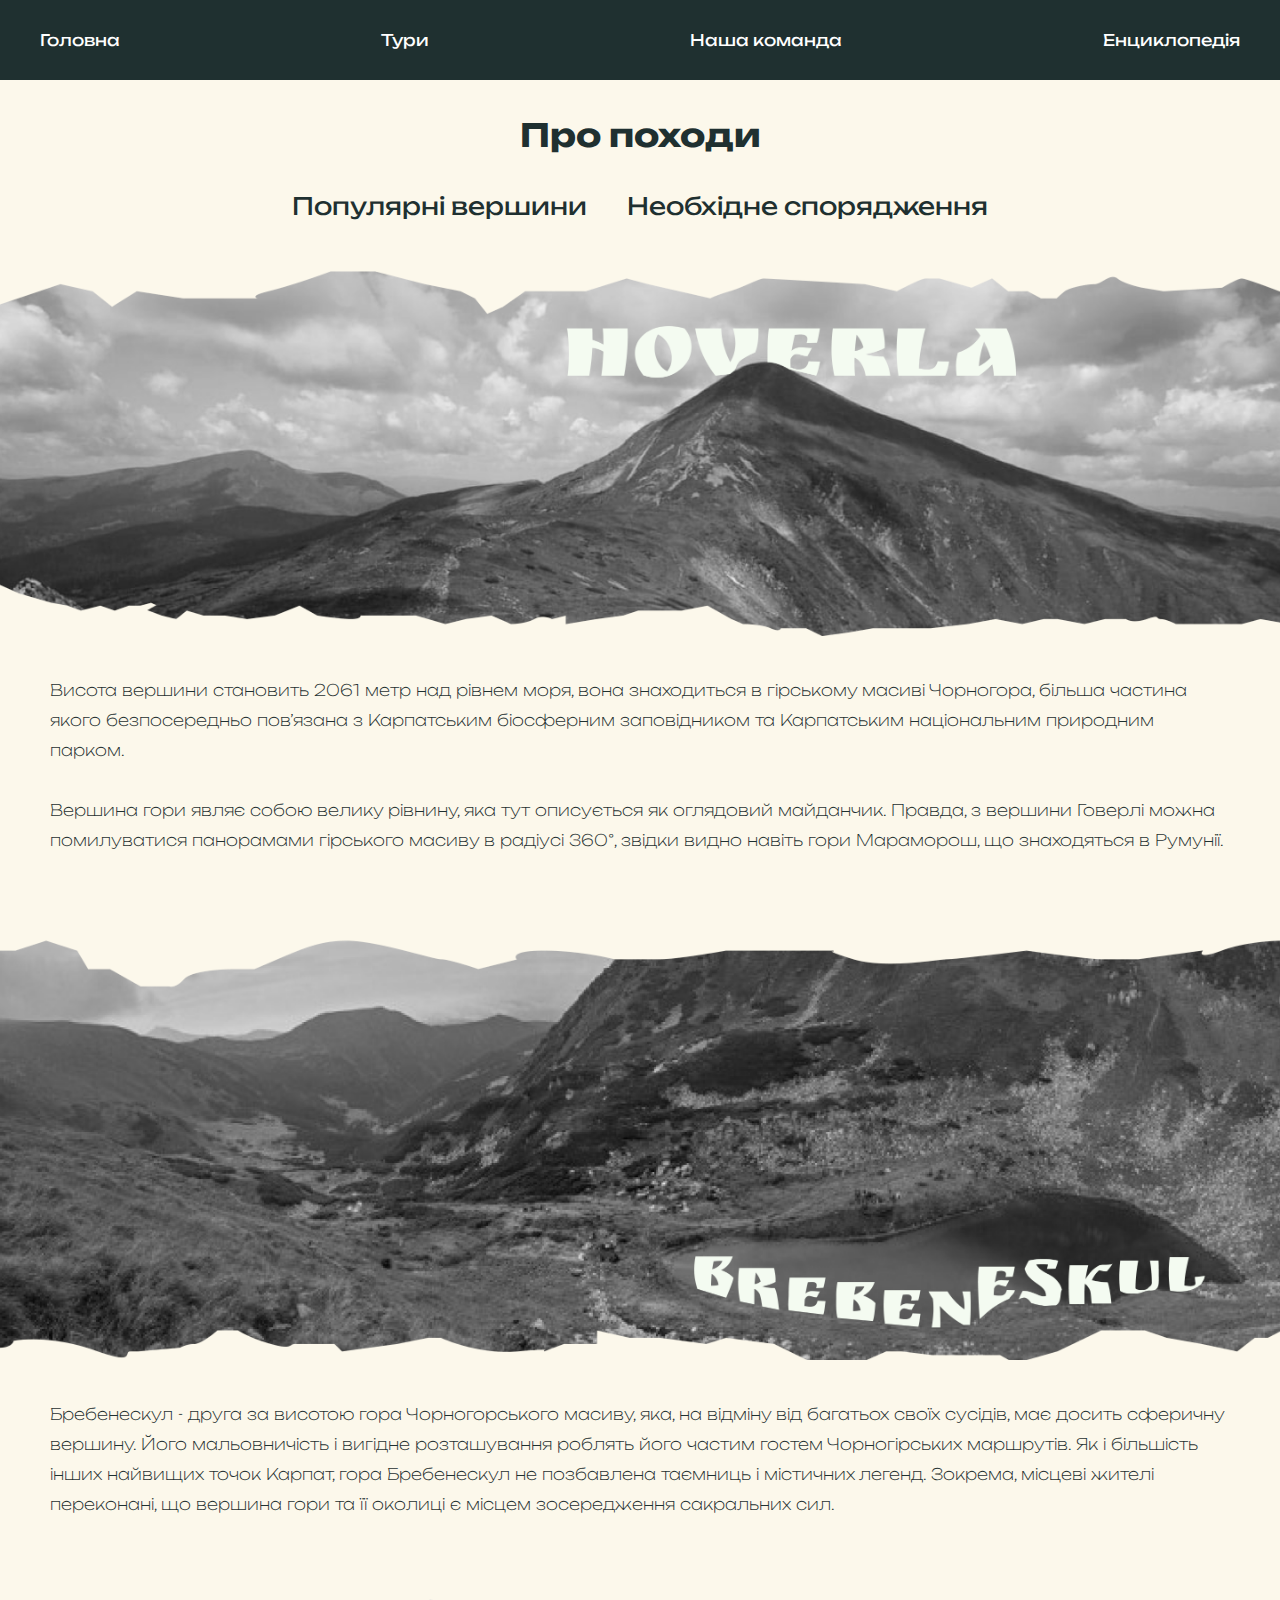
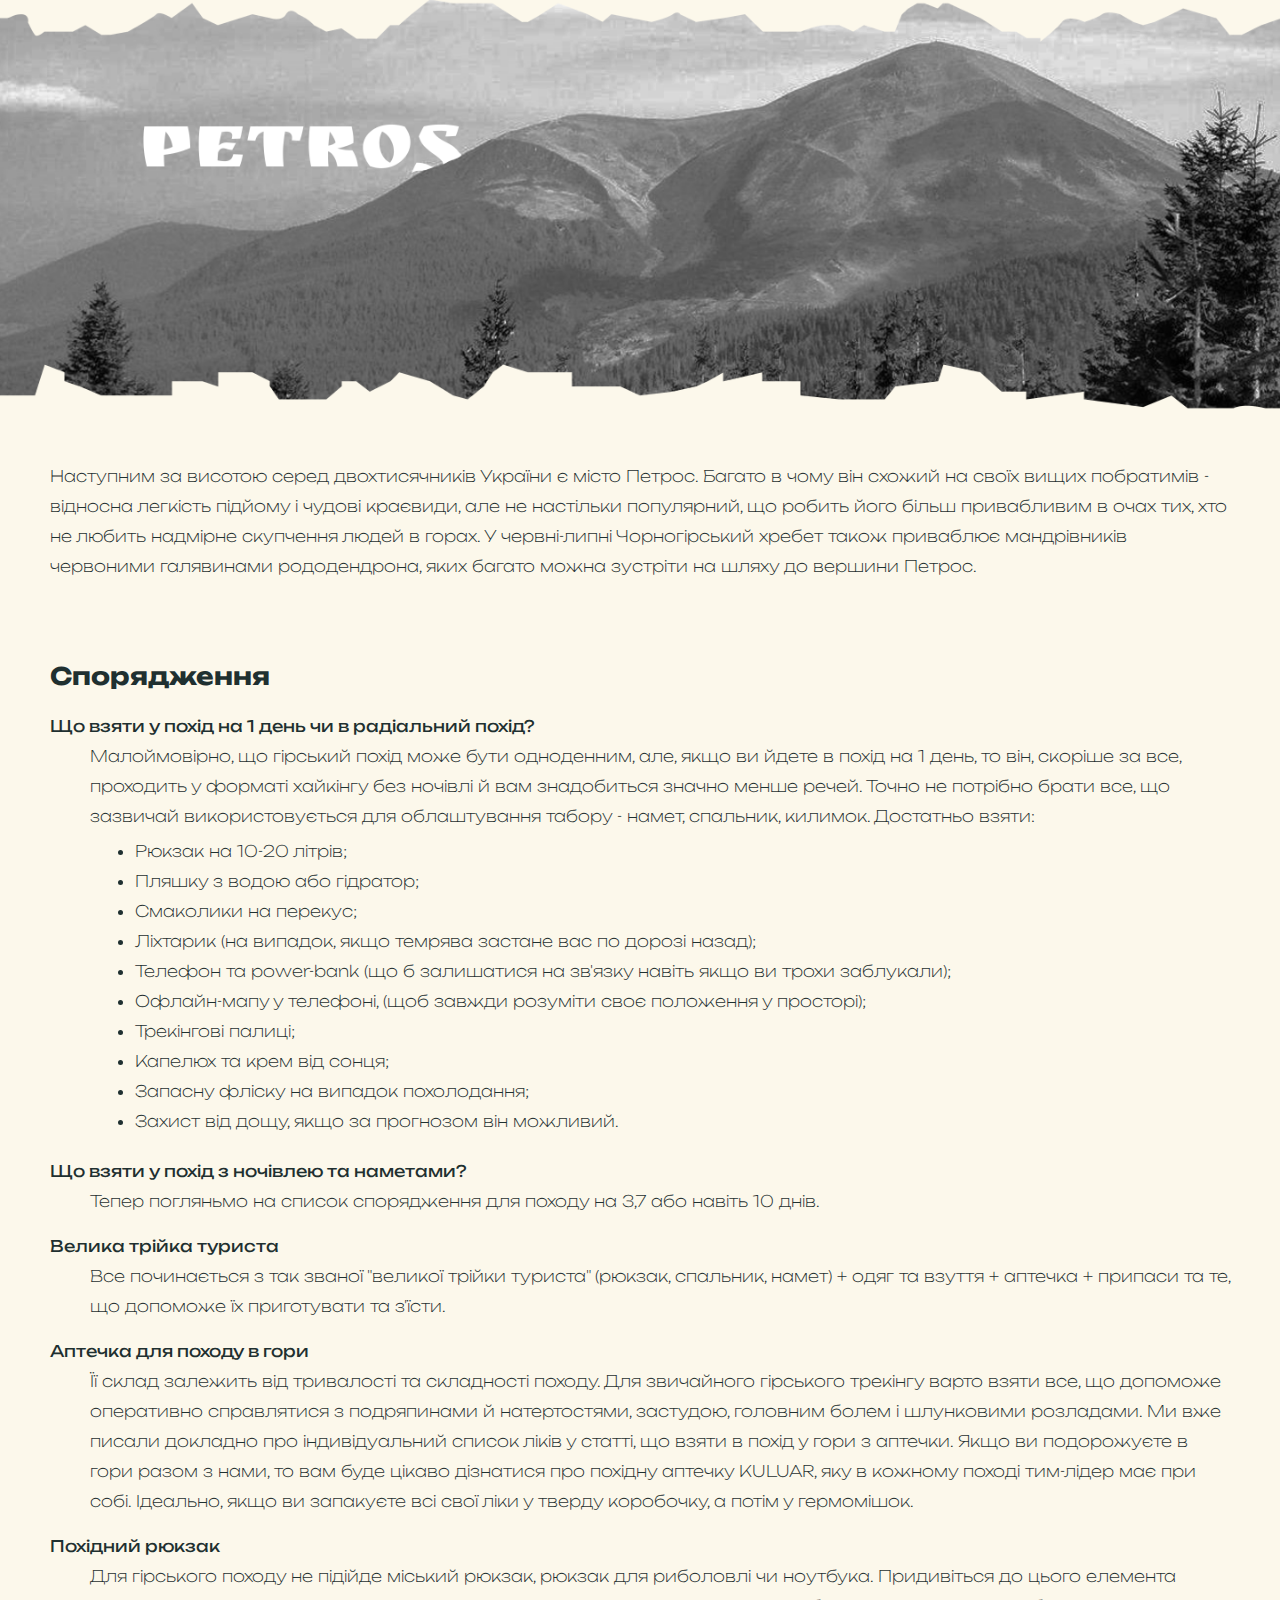
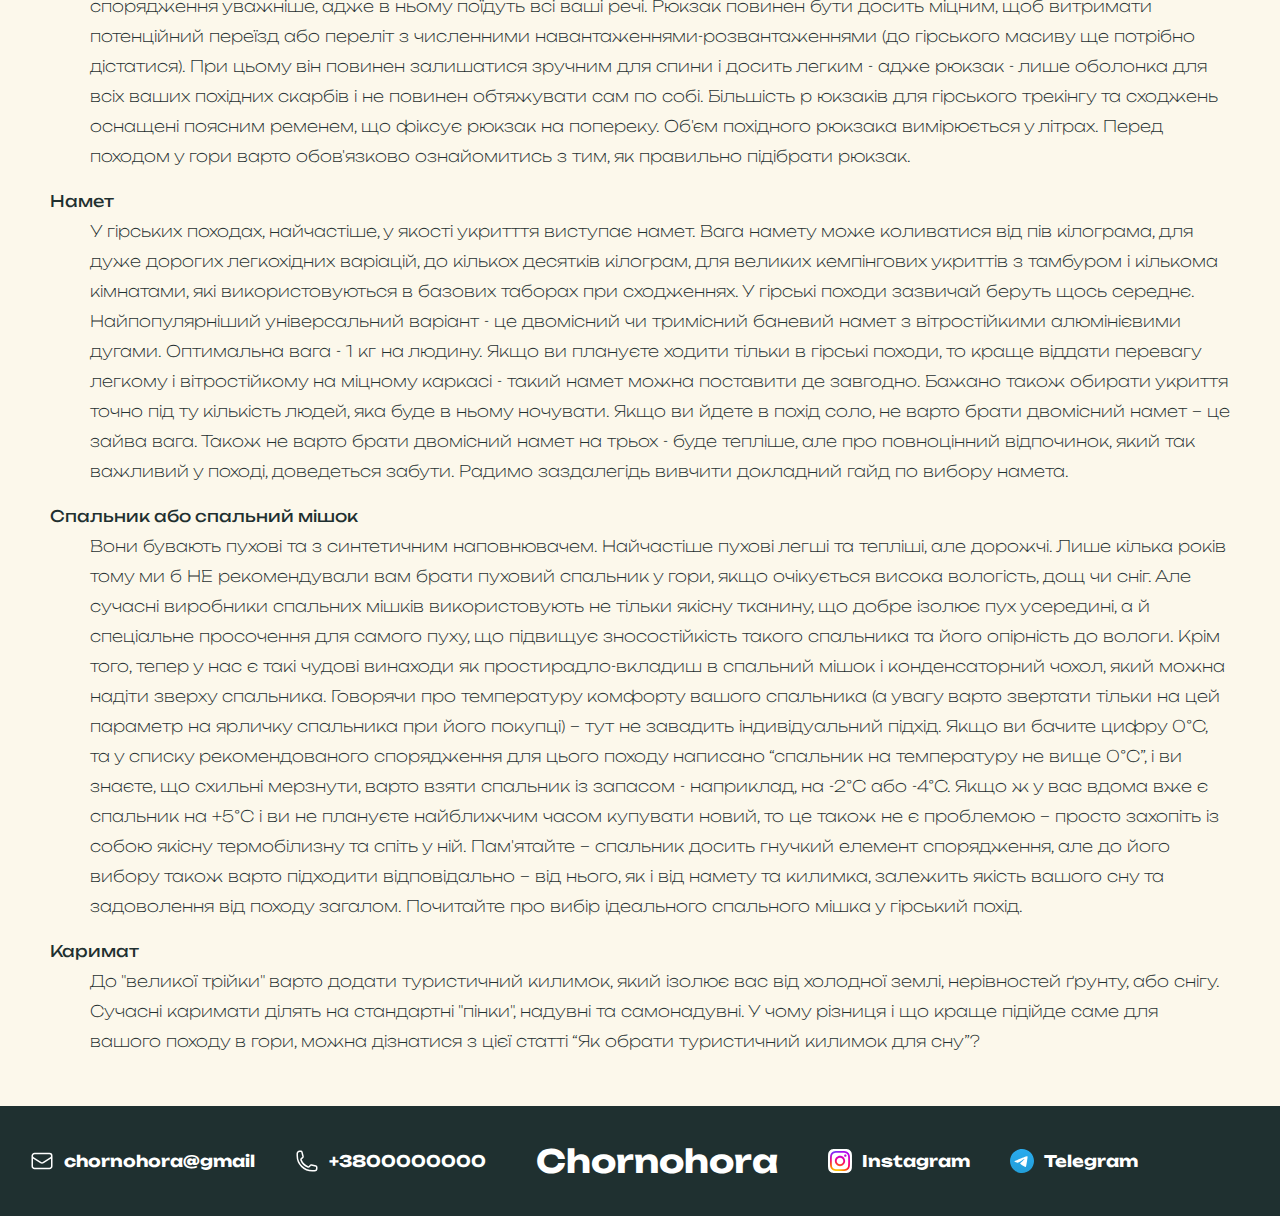
<file: encyclopaedia.html>
<!DOCTYPE html>
<html lang="en">
<head>
  <meta charset="UTF-8">
  <meta name="author" content="Yablonskyi Danylo">
  <link rel="stylesheet" href="styles/global.css">
  <link rel="stylesheet" href="styles/encyclopedia.css">
  <title>Енциклопедія</title>
</head>
<body>
<header>
  <a href="index.html">Головна</a>
  <a href="tours.html">Тури</a>
  <a href="ourTeam.html">Наша команда</a>
  <a href="encyclopaedia.html">Енциклопедія</a>
</header>

<main>
  <h1 class="title">Про походи</h1>
  <div class="navigation">
    <a href="#hoverla">
      <h2>Популярні вершини</h2>
    </a>
    <a href="#equipment">
      <h2>Необхідне спорядження</h2>
    </a>
  </div>

  <div id="hoverla" class="mountain">
    <img
      src="images/hoverla-enc.png"
      alt="hoverla pic"
    >
    <p>
      Висота вершини становить 2061 метр над рівнем моря, вона знаходиться в гірському масиві Чорногора, більша
      частина якого безпосередньо пов’язана з Карпатським біосферним заповідником та Карпатським національним
      природним парком.
      <br>
      <br>
      Вершина гори являє собою велику рівнину, яка тут описується як оглядовий майданчик. Правда, з вершини Говерлі
      можна помилуватися панорамами гірського масиву в радіусі 360°, звідки видно навіть гори Мараморош, що
      знаходяться в Румунії.
    </p>
  </div>

  <div class="mountain">
    <img
      src="images/breb-enc.png"
      alt="breb pic"
    >
    <p>
      Бребенескул - друга за висотою гора Чорногорського масиву, яка, на відміну від багатьох своїх сусідів, має
      досить сферичну вершину. Його мальовничість і вигідне розташування роблять його частим гостем Чорногірських
      маршрутів. Як і більшість інших найвищих точок Карпат, гора Бребенескул не позбавлена таємниць і містичних
      легенд. Зокрема, місцеві жителі переконані, що вершина гори та її околиці є місцем зосередження сакральних сил.
    </p>
  </div>

  <div class="mountain">
    <img
      src="images/petros-enc.png"
      alt="petros pic"
    >
    <p>
      Наступним за висотою серед двохтисячників України є місто Петрос. Багато в чому він схожий на своїх вищих
      побратимів - відносна легкість підйому і чудові краєвиди, але не настільки популярний, що робить його більш
      привабливим в очах тих, хто не любить надмірне скупчення людей в горах. У червні-липні Чорногірський хребет
      також приваблює мандрівників червоними галявинами рододендрона, яких багато можна зустріти на шляху до вершини
      Петрос.
    </p>
  </div>

  <div id="equipment">
    <h2>Спорядження</h2>
    <dl>
      <dt>
        Що взяти у похід на 1 день чи в радіальний похід?
      </dt>
      <dd>
        Малоймовірно, що гірський похід може бути одноденним, але, якщо ви йдете в похід на 1 день, то він, скоріше за
        все, проходить у форматі хайкінгу без ночівлі й вам знадобиться значно менше речей. Точно не потрібно брати
        все, що зазвичай використовується для облаштування табору - намет, спальник, килимок. Достатньо взяти:
        <ul>
          <li>Рюкзак на 10-20 літрів;</li>
          <li>Пляшку з водою або гідратор;</li>
          <li>Смаколики на перекус;</li>
          <li>Ліхтарик (на випадок, якщо темрява застане вас по дорозі назад);</li>
          <li>Телефон та power-bank (що б залишатися на зв'язку навіть якщо ви трохи заблукали);</li>
          <li>Офлайн-мапу у телефоні, (щоб завжди розуміти своє положення у просторі);</li>
          <li>Трекінгові палиці;</li>
          <li>Капелюх та крем від сонця;</li>
          <li>Запасну фліску на випадок похолодання;</li>
          <li>Захист від дощу, якщо за прогнозом він можливий.</li>
        </ul>
      </dd>

      <dt>
        Що взяти у похід з ночівлею та наметами?
      </dt>
      <dd>
        Тепер погляньмо на список спорядження для походу на 3,7 або навіть 10 днів.
      </dd>

      <dt>
        Велика трійка туриста
      </dt>
      <dd>
        Все починається з так званої "великої трійки туриста" (рюкзак, спальник, намет) + одяг та взуття + аптечка +
        припаси та те, що допоможе їх приготувати та з'їсти.
      </dd>

      <dt>
        Аптечка для походу в гори
      </dt>
      <dd>
        Її склад залежить від тривалості та складності походу. Для звичайного гірського трекінгу варто взяти все,
        що допоможе оперативно справлятися з подряпинами й натертостями, застудою, головним болем і шлунковими
        розладами. Ми вже писали докладно про індивідуальний список ліків у статті, що взяти в похід у гори з аптечки.
        Якщо ви подорожуєте в гори разом з нами, то вам буде цікаво дізнатися про похідну аптечку KULUAR, яку в кожному
        поході тим-лідер має при собі. Ідеально, якщо ви запакуєте всі свої ліки у тверду коробочку, а потім у
        гермомішок.
      </dd>

      <dt>
        Похідний рюкзак
      </dt>
      <dd>
        Для гірського походу не підійде міський рюкзак, рюкзак для риболовлі чи ноутбука. Придивіться до цього елемента
        спорядження уважніше, адже в ньому поїдуть всі ваші речі. Рюкзак повинен бути досить міцним, щоб витримати
        потенційний переїзд або переліт з численними навантаженнями-розвантаженнями (до гірського масиву ще потрібно
        дістатися). При цьому він повинен залишатися зручним для спини і досить легким - адже рюкзак - лише оболонка
        для всіх ваших похідних скарбів і не повинен обтяжувати сам по собі. Більшість р юкзаків для гірського трекінгу
        та сходжень оснащені поясним ременем, що фіксує рюкзак на попереку. Об'єм похідного рюкзака вимірюється у
        літрах. Перед походом у гори варто обов'язково ознайомитись з тим, як правильно підібрати рюкзак.
      </dd>

      <dt>
        Намет
      </dt>
      <dd>
        У гірських походах, найчастіше, у якості укритття виступає намет. Вага намету може коливатися від пів кілограма,
        для дуже дорогих легкохідних варіацій, до кількох десятків кілограм, для великих кемпінгових укриттів з
        тамбуром і кількома кімнатами, які використовуються в базових таборах при сходженнях. У гірські походи зазвичай
        беруть щось середнє. Найпопулярніший універсальний варіант - це двомісний чи тримісний баневий намет з
        вітростійкими алюмінієвими дугами. Оптимальна вага - 1 кг на людину. Якщо ви плануєте ходити тільки в гірські
        походи, то краще віддати перевагу легкому і вітростійкому на міцному каркасі - такий намет можна поставити де
        завгодно. Бажано також обирати укриття точно під ту кількість людей, яка буде в ньому ночувати. Якщо ви йдете в
        похід соло, не варто брати двомісний намет – це зайва вага. Також не варто брати двомісний намет на трьох -
        буде тепліше, але про повноцінний відпочинок, який так важливий у поході, доведеться забути. Радимо заздалегідь
        вивчити докладний гайд по вибору намета.
      </dd>

      <dt>
        Спальник або спальний мішок
      </dt>
      <dd>
        Вони бувають пухові та з синтетичним наповнювачем. Найчастіше пухові легші та тепліші, але дорожчі. Лише кілька
        років тому ми б НЕ рекомендували вам брати пуховий спальник у гори, якщо очікується висока вологість, дощ чи
        сніг. Але сучасні виробники спальних мішків використовують не тільки якісну тканину, що добре ізолює пух
        усередині, а й спеціальне просочення для самого пуху, що підвищує зносостійкість такого спальника та його
        опірність до вологи. Крім того, тепер у нас є такі чудові винаходи як простирадло-вкладиш в спальний мішок
        і конденсаторний чохол, який можна надіти зверху спальника. Говорячи про температуру комфорту вашого спальника
        (а увагу варто звертати тільки на цей параметр на ярличку спальника при його покупці) – тут не завадить
        індивідуальний підхід. Якщо ви бачите цифру 0°C, та у списку рекомендованого спорядження для цього походу
        написано “спальник на температуру не вище 0°C”, і ви знаєте, що схильні мерзнути, варто взяти спальник із
        запасом - наприклад, на -2°C або -4°C. Якщо ж у вас вдома вже є спальник на +5°C і ви не плануєте найближчим
        часом купувати новий, то це також не є проблемою – просто захопіть із собою якісну термобілизну та спіть у ній.
        Пам'ятайте – спальник досить гнучкий елемент спорядження, але до його вибору також варто підходити
        відповідально – від нього, як і від намету та килимка, залежить якість вашого сну та задоволення від походу
        загалом. Почитайте про вибір ідеального спального мішка у гірський похід.
      </dd>

      <dt>
        Каримат
      </dt>
      <dd>
        До "великої трійки" варто додати туристичний килимок, який ізолює вас від холодної землі, нерівностей ґрунту,
        або снігу. Сучасні каримати ділять на стандартні "пінки", надувні та самонадувні. У чому різниця і що краще
        підійде саме для вашого походу в гори, можна дізнатися з цієї статті “Як обрати туристичний килимок для сну”?
      </dd>
    </dl>
  </div>
</main>

<footer>
  <div>
    <div>
      <svg xmlns="http://www.w3.org/2000/svg" fill="none" viewBox="0 0 24 24" stroke-width="1.5" stroke="currentColor" class="w-6 h-6">
        <path stroke-linecap="round" stroke-linejoin="round" d="M21.75 6.75v10.5a2.25 2.25 0 0 1-2.25 2.25h-15a2.25 2.25 0 0 1-2.25-2.25V6.75m19.5 0A2.25 2.25 0 0 0 19.5 4.5h-15a2.25 2.25 0 0 0-2.25 2.25m19.5 0v.243a2.25 2.25 0 0 1-1.07 1.916l-7.5 4.615a2.25 2.25 0 0 1-2.36 0L3.32 8.91a2.25 2.25 0 0 1-1.07-1.916V6.75" />
      </svg>
      <h4>chornohora@gmail</h4>
    </div>
    <div>
      <svg xmlns="http://www.w3.org/2000/svg" fill="none" viewBox="0 0 24 24" stroke-width="1.5" stroke="currentColor" class="w-6 h-6">
        <path stroke-linecap="round" stroke-linejoin="round" d="M2.25 6.75c0 8.284 6.716 15 15 15h2.25a2.25 2.25 0 0 0 2.25-2.25v-1.372c0-.516-.351-.966-.852-1.091l-4.423-1.106c-.44-.11-.902.055-1.173.417l-.97 1.293c-.282.376-.769.542-1.21.38a12.035 12.035 0 0 1-7.143-7.143c-.162-.441.004-.928.38-1.21l1.293-.97c.363-.271.527-.734.417-1.173L6.963 3.102a1.125 1.125 0 0 0-1.091-.852H4.5A2.25 2.25 0 0 0 2.25 4.5v2.25Z" />
      </svg>
      <h4>+3800000000</h4>
    </div>
  </div>
  <h1>
    Chornohora
  </h1>
  <div>
    <div>
      <svg width="24" height="24" viewBox="0 0 24 24" fill="none" xmlns="http://www.w3.org/2000/svg" xmlns:xlink="http://www.w3.org/1999/xlink">
        <path d="M6.08577 23.9151C4.65848 23.8502 3.88314 23.6127 3.36743 23.4115C2.6841 23.1455 2.19693 22.8288 1.68407 22.3166C1.17122 21.8045 0.853806 21.3173 0.589176 20.634C0.388029 20.1183 0.150504 19.3429 0.0855946 17.9157C0.0142658 16.3728 0 15.9099 0 12.0011C0 8.09225 0.0156923 7.63004 0.0848813 6.08577C0.14979 4.65848 0.388742 3.88457 0.588463 3.36743C0.854519 2.6841 1.17193 2.19693 1.68336 1.68336C2.1955 1.17122 2.68268 0.853092 3.36672 0.588463C3.88243 0.387315 4.65777 0.14979 6.08506 0.0848813C7.62861 0.0142658 8.09225 0 11.9996 0C15.9085 0 16.3707 0.0156923 17.9149 0.0848813C19.3422 0.14979 20.1161 0.388742 20.6333 0.588463C21.3166 0.853092 21.8038 1.17122 22.3166 1.68336C22.8295 2.1955 23.1455 2.68339 23.4115 3.36672C23.6127 3.88243 23.8502 4.65777 23.9151 6.08506C23.9857 7.62933 24 8.09154 24 12.0004C24 15.9077 23.9857 16.3714 23.9151 17.9157C23.8502 19.3429 23.6113 20.1183 23.4115 20.634C23.1455 21.3173 22.8288 21.8045 22.3166 22.3166C21.8045 22.8288 21.3166 23.1455 20.6333 23.4115C20.1176 23.6127 19.3422 23.8502 17.9149 23.9151C16.3721 23.9857 15.9085 24 11.9996 24C8.09225 24 7.62862 23.9865 6.08577 23.9151Z" fill="white"/>
        <mask id="mask0_523_15471" style="mask-type:luminance" maskUnits="userSpaceOnUse" x="2" y="2" width="20" height="20">
          <path d="M7.85846 2.06925C6.79445 2.11947 6.06772 2.2899 5.43267 2.53873C4.77527 2.79501 4.218 3.13847 3.66364 3.69511C3.10862 4.25207 2.76777 4.81033 2.51344 5.46838C2.2672 6.10505 2.10033 6.83213 2.05335 7.8968C2.0067 8.96343 1.996 9.30363 2.0012 12.0191C2.00638 14.7343 2.01836 15.0751 2.06923 16.1421C2.12009 17.2058 2.28988 17.9322 2.53872 18.5676C2.79532 19.225 3.13843 19.7819 3.69538 20.3366C4.25202 20.8913 4.8106 21.2319 5.46896 21.4865C6.10498 21.7325 6.83235 21.9 7.89671 21.9466C8.96332 21.9936 9.30383 22.004 12.0186 21.9988C14.7347 21.9936 15.0753 21.9816 16.1419 21.9311C17.2059 21.8802 17.932 21.7098 18.5677 21.4616C19.2251 21.2043 19.7823 20.8619 20.3367 20.3049C20.8911 19.7482 21.2319 19.1897 21.4863 18.5313C21.7325 17.8953 21.9 17.1679 21.9463 16.1042C21.993 15.0369 22.004 14.696 21.9988 11.9809C21.9936 9.26539 21.9813 8.92519 21.9308 7.8589C21.8802 6.79421 21.7098 6.06812 21.4613 5.43242C21.2044 4.77502 20.8616 4.21837 20.305 3.66336C19.7483 3.10898 19.1897 2.76748 18.5314 2.51379C17.895 2.26754 17.168 2.0997 16.1036 2.05369C15.037 2.00639 14.6965 1.99603 11.9807 2.00121C9.2656 2.00639 8.92509 2.01806 7.85846 2.06925ZM7.97512 20.1468C7.00019 20.1043 6.47078 19.9423 6.11795 19.8066C5.65073 19.6258 5.31734 19.409 4.96644 19.0607C4.6162 18.7111 4.39879 18.3787 4.21638 17.9124C4.07932 17.5596 3.91441 17.0308 3.86873 16.0559C3.81915 15.0019 3.80782 14.6857 3.80296 12.0155C3.79777 9.34608 3.80748 9.02984 3.8535 7.97489C3.89529 7.0006 4.05828 6.47053 4.1937 6.11801C4.37448 5.65015 4.59059 5.31739 4.93955 4.9665C5.28914 4.6156 5.62156 4.39884 6.08812 4.21643C6.44064 4.07872 6.96942 3.9151 7.94401 3.86877C8.99863 3.81887 9.31452 3.80818 11.984 3.803C14.654 3.79781 14.9703 3.80721 16.0252 3.85355C16.9995 3.89598 17.5295 4.05734 17.8818 4.19375C18.3493 4.37454 18.6827 4.59 19.0333 4.93961C19.3838 5.28921 19.6012 5.62099 19.7836 6.08853C19.9213 6.44007 20.0849 6.96949 20.131 7.94378C20.1812 8.99842 20.1925 9.31464 20.1974 11.9841C20.2026 14.6542 20.1928 14.9705 20.1465 16.0248C20.1041 16.9997 19.9424 17.5295 19.8063 17.8826C19.6255 18.3495 19.4094 18.6829 19.0601 19.0338C18.7109 19.3834 18.3785 19.6015 17.9116 19.7839C17.5597 19.9213 17.0303 20.0852 16.0563 20.1315C15.0017 20.1811 14.6858 20.1925 12.0154 20.1973C9.34595 20.2025 9.03006 20.1925 7.97512 20.1468ZM16.1273 6.65457C16.1286 7.31684 16.6671 7.85307 17.3293 7.85177C17.9919 7.85047 18.5281 7.3123 18.5272 6.65003C18.5259 5.98776 17.9874 5.45122 17.3248 5.45251C16.6622 5.45381 16.126 5.9923 16.1273 6.65457ZM6.86542 12.0097C6.87092 14.8457 9.17424 17.1397 12.0096 17.1342C14.8452 17.1287 17.1404 14.826 17.1349 11.99C17.1294 9.15492 14.8258 6.85966 11.9898 6.86517C9.15446 6.87068 6.8599 9.17436 6.86542 12.0097ZM8.66652 12.0062C8.66328 10.1655 10.153 8.67021 11.9934 8.66696C13.834 8.6634 15.3296 10.1525 15.3332 11.9935C15.3367 13.8345 13.847 15.3295 12.006 15.333C10.1657 15.3366 8.67008 13.8472 8.66652 12.0062Z" fill="white"/>
        </mask>
        <g mask="url(#mask0_523_15471)">
          <mask id="mask1_523_15471" style="mask-type:luminance" maskUnits="userSpaceOnUse" x="1" y="1" width="22" height="22">
            <path d="M22.7914 1.2168H1.19141V22.8171H22.7914V1.2168Z" fill="white"/>
          </mask>
          <g mask="url(#mask1_523_15471)">
            <mask id="mask2_523_15471" style="mask-type:luminance" maskUnits="userSpaceOnUse" x="1" y="1" width="22" height="22">
              <path d="M22.8918 1.11719H1.0918V22.9175H22.8918V1.11719Z" fill="white"/>
            </mask>
            <g mask="url(#mask2_523_15471)">
              <mask id="mask3_523_15471" style="mask-type:luminance" maskUnits="userSpaceOnUse" x="1" y="1" width="22" height="22">
                <path d="M22.8918 1.11719H1.0918V22.9175H22.8918V1.11719Z" fill="white"/>
              </mask>
              <g mask="url(#mask3_523_15471)">
                <rect x="1.08398" y="1.11426" width="21.8112" height="21.8112" fill="url(#pattern0)"/>
              </g>
            </g>
          </g>
        </g>
        <defs>
          <pattern id="pattern0" patternContentUnits="objectBoundingBox" width="1" height="1">
            <use xlink:href="#image0_523_15471" transform="scale(0.000439947)"/>
          </pattern>
          <image id="image0_523_15471" width="2273" height="2275" xlink:href="[data-uri]"/>
        </defs>
      </svg>
      <h4>Instagram</h4>
    </div>
    <div>
      <svg width="24" height="24" viewBox="0 0 24 24" fill="none" xmlns="http://www.w3.org/2000/svg">
        <g clip-path="url(#clip0_523_15464)">
          <path d="M12 0C8.81812 0 5.76375 1.26506 3.51562 3.51469C1.26518 5.76521 0.000623381 8.81734 0 12C0 15.1813 1.26562 18.2357 3.51562 20.4853C5.76375 22.7349 8.81812 24 12 24C15.1819 24 18.2362 22.7349 20.4844 20.4853C22.7344 18.2357 24 15.1813 24 12C24 8.81869 22.7344 5.76431 20.4844 3.51469C18.2362 1.26506 15.1819 0 12 0Z" fill="url(#paint0_linear_523_15464)"/>
          <path d="M5.43282 11.873C8.93157 10.349 11.2641 9.34424 12.4303 8.8588C15.7641 7.47261 16.4559 7.23186 16.9078 7.2237C17.0072 7.22211 17.2284 7.24667 17.3728 7.36339C17.4928 7.46183 17.5266 7.59495 17.5434 7.68842C17.5584 7.7818 17.5791 7.99461 17.5622 8.16074C17.3822 10.0582 16.6003 14.6629 16.2028 16.7882C16.0359 17.6874 15.7041 17.9889 15.3834 18.0184C14.6859 18.0825 14.1572 17.5579 13.4822 17.1155C12.4266 16.4231 11.8303 15.9922 10.8047 15.3167C9.6197 14.5359 10.3884 14.1067 11.0634 13.4055C11.2397 13.2219 14.3109 10.4291 14.3691 10.1758C14.3766 10.1441 14.3841 10.026 14.3128 9.96373C14.2434 9.9013 14.1403 9.92267 14.0653 9.93955C13.9584 9.96355 12.2728 11.0788 9.00282 13.2851C8.52469 13.614 8.09157 13.7743 7.70157 13.7659C7.27407 13.7567 6.44907 13.5236 5.83595 13.3245C5.08595 13.0802 4.48782 12.951 4.54032 12.536C4.56657 12.32 4.8647 12.099 5.43282 11.873Z" fill="white"/>
        </g>
        <defs>
          <linearGradient id="paint0_linear_523_15464" x1="12" y1="0" x2="12" y2="24" gradientUnits="userSpaceOnUse">
            <stop stop-color="#2AABEE"/>
            <stop offset="1" stop-color="#229ED9"/>
          </linearGradient>
          <clipPath id="clip0_523_15464">
            <rect width="24" height="24" fill="white"/>
          </clipPath>
        </defs>
      </svg>
      <h4>Telegram</h4>
    </div>
  </div>
</footer>
</body>
</html>
</file>
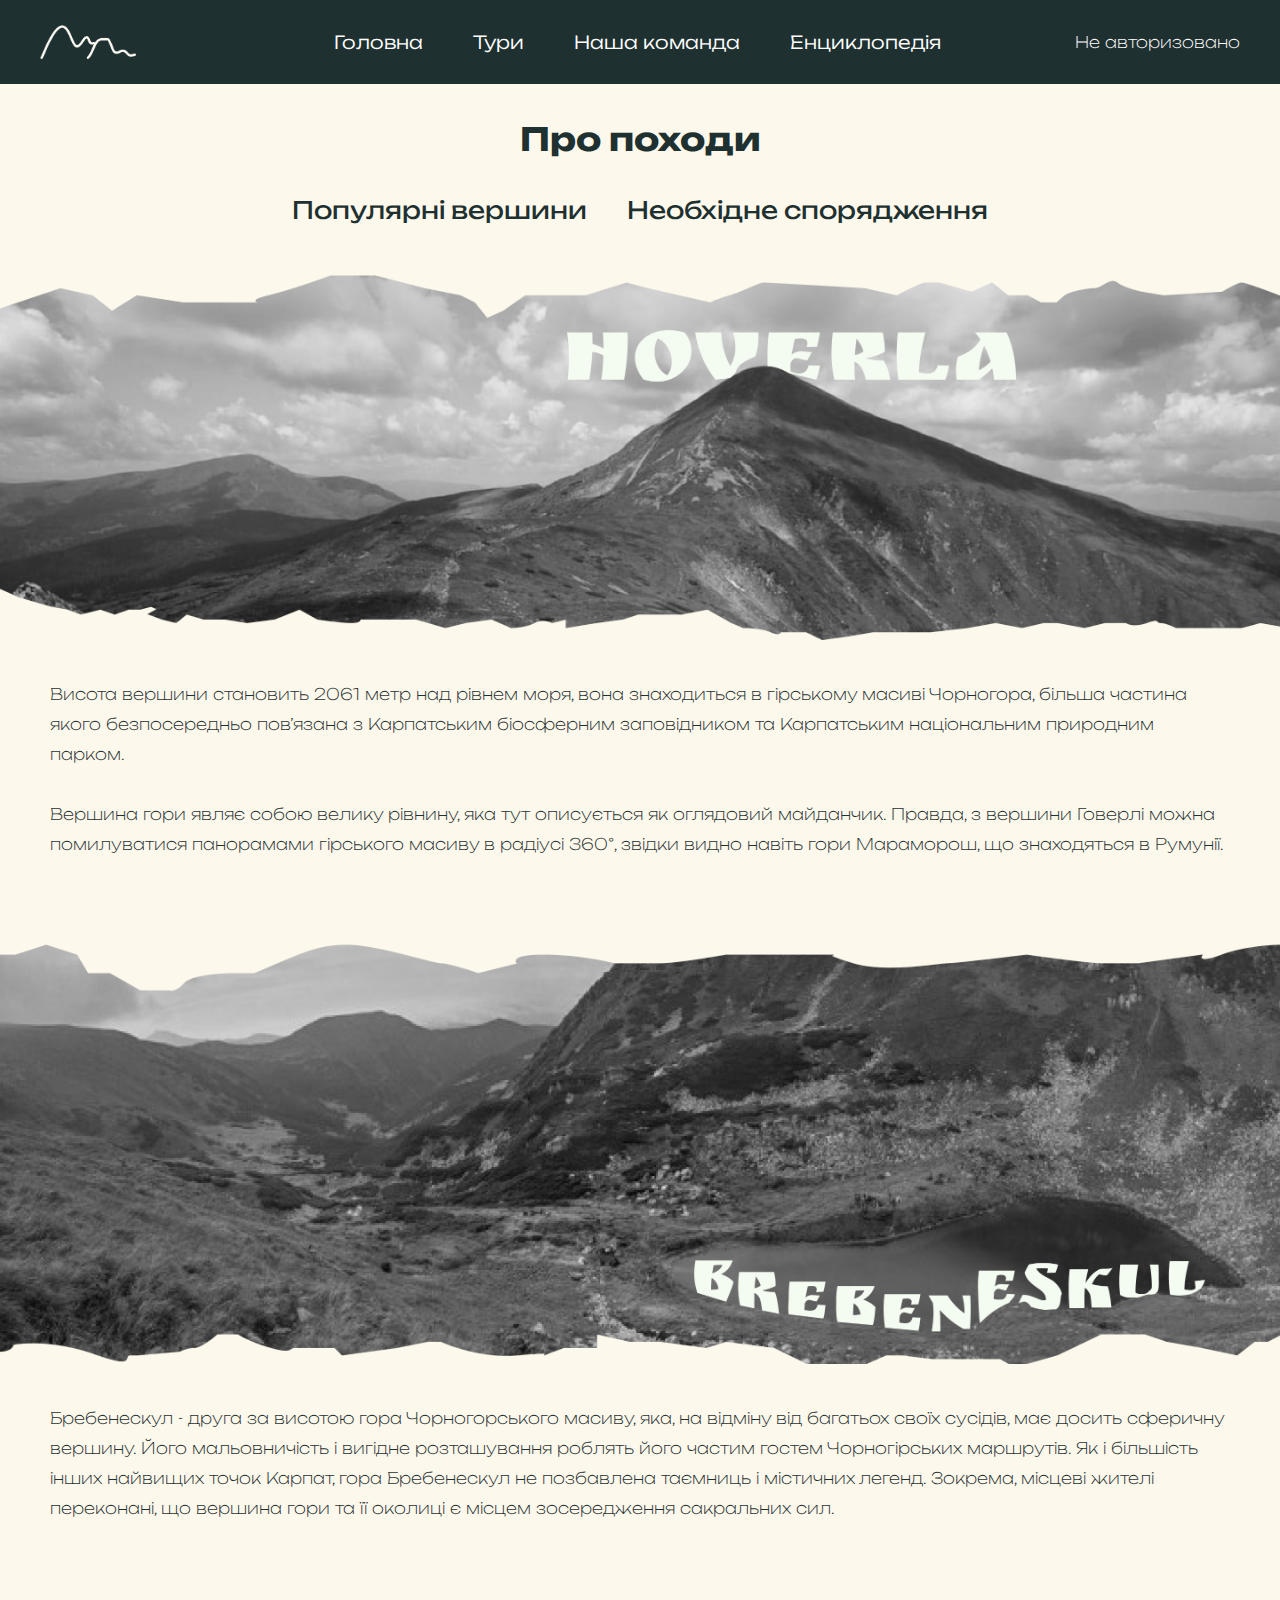
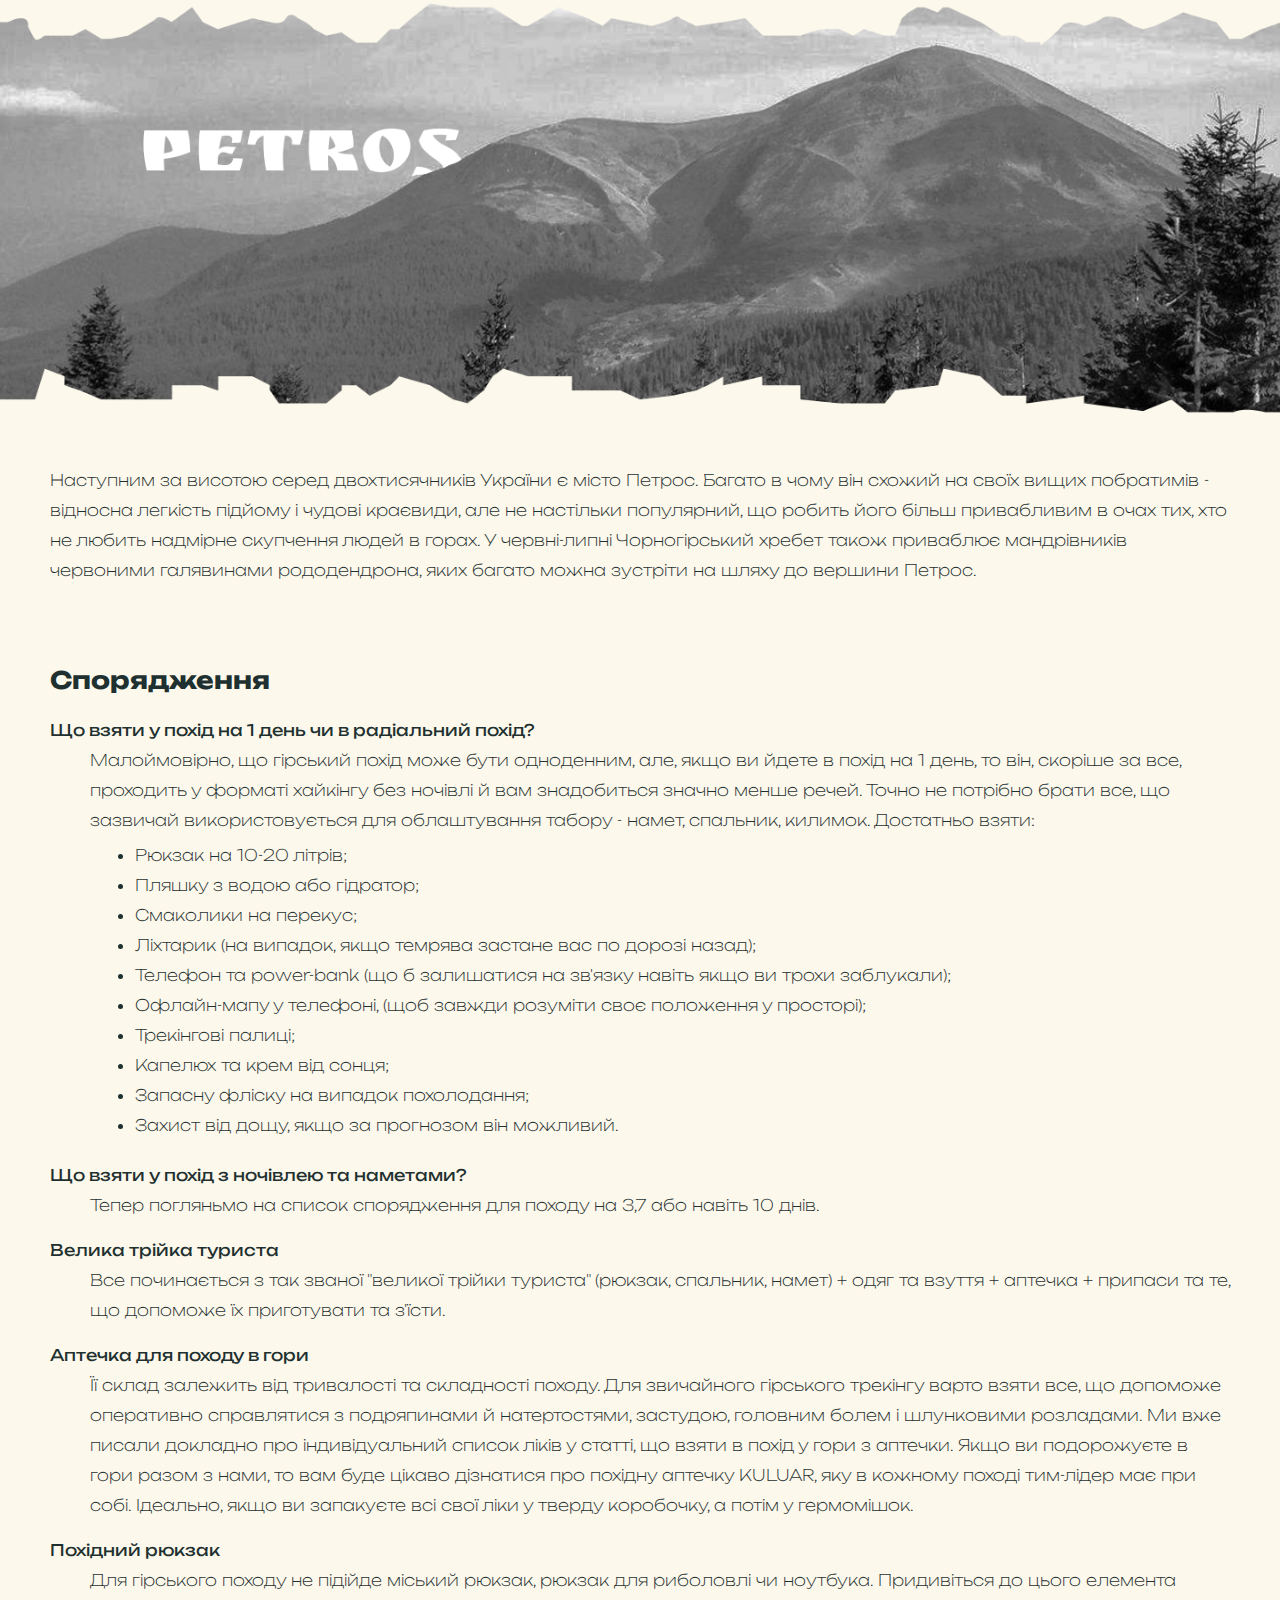
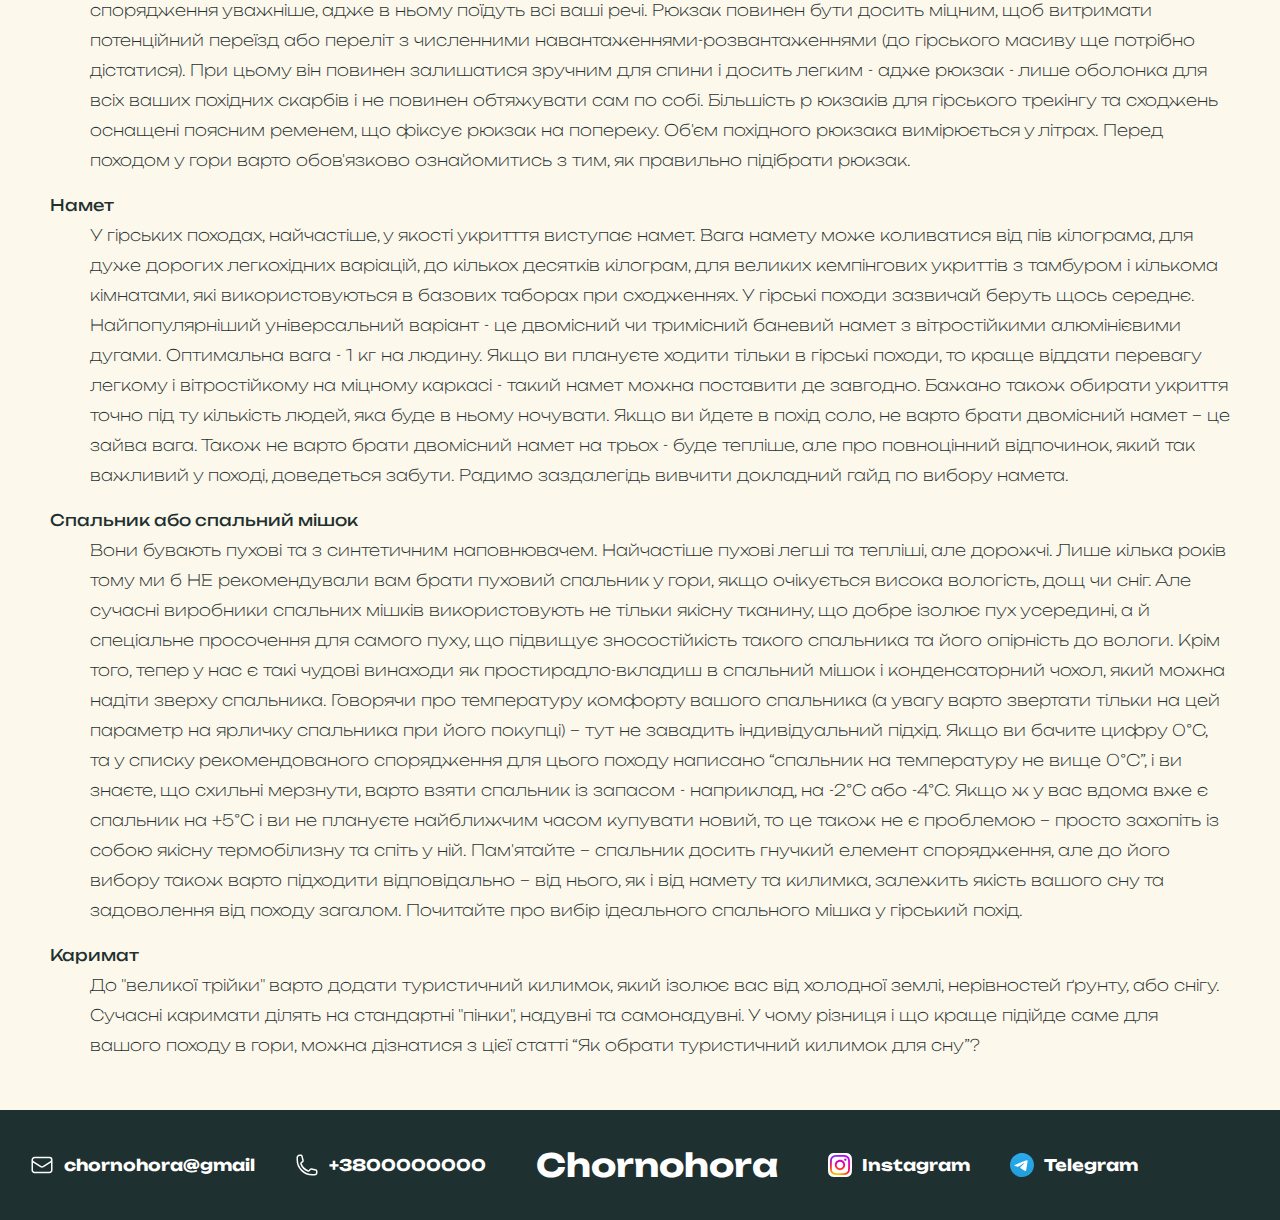
<file: encyclopedia.html>
<!DOCTYPE html>
<html lang="en">
<head>
  <meta charset="UTF-8">
  <meta name="author" content="Yablonskyi Danylo">
  <link rel="stylesheet" href="styles/global.css">
  <link rel="stylesheet" href="styles/encyclopedia.css">
  <script src="https://ajax.googleapis.com/ajax/libs/jquery/3.7.1/jquery.min.js"></script>
  <title>Енциклопедія</title>
</head>
<body>
<header>
  <img
    src="images/mountains-logo.png"
    alt="logo"
    id="game-button"
    style="cursor: pointer;"
  >
  <div class="header-nav">
    <span id="pseudo-link">Головна</span>
    <a href="tours.html">Тури</a>
    <a href="ourTeam.html">Наша команда</a>
    <a href="encyclopedia.html">Енциклопедія</a>
  </div>
  <span id="username"></span>
  <script>
    let username = prompt("Введіть своє ім'я для авторизації");

    if (username) {
      $('#username').text(username);
      alert(`Вітаємо, ${username}!`)
    } else {
      $('#username').text('Не авторизовано');
    }
  </script>
</header>

<main>
  <h1 id="encyclopedia-title" class="title">Про походи</h1>
  <div class="navigation">
    <a href="#hoverla">
      <h2>Популярні вершини</h2>
    </a>
    <a href="#equipment">
      <h2>Необхідне спорядження</h2>
    </a>
  </div>

  <div id="hoverla" class="mountain">
    <img
      src="images/hoverla-enc.png"
      alt="hoverla pic"
    >
    <p id="hoverla-text-block">
      <br>
      <br>
      <script>
        document.write(`
          Вершина гори являє собою велику рівнину, яка тут описується як оглядовий майданчик. Правда, з вершини Говерлі
          можна помилуватися панорамами гірського масиву в радіусі 360°, звідки видно навіть гори Мараморош, що
          знаходяться в Румунії.
        `)
      </script>
    </p>
    <script>
      $('#hoverla-text-block').prepend(`Висота вершини становить 2061 метр над рівнем моря, вона знаходиться в
        гірському масиві Чорногора, більша частина якого безпосередньо пов’язана з Карпатським біосферним заповідником
        та Карпатським національним природним парком.`)
    </script>
  </div>

  <div class="mountain">
    <img
      src="images/breb-enc.png"
      alt="breb pic"
      id="breb-pic"
    >
    <script>
      const brebTextParagraph = document.createElement("p");
      brebTextParagraph.textContent = `
        Бребенескул - друга за висотою гора Чорногорського масиву, яка, на відміну від багатьох своїх сусідів, має
        досить сферичну вершину. Його мальовничість і вигідне розташування роблять його частим гостем Чорногірських
        маршрутів. Як і більшість інших найвищих точок Карпат, гора Бребенескул не позбавлена таємниць і містичних
        легенд. Зокрема, місцеві жителі переконані, що вершина гори та її околиці є місцем зосередження сакральних сил.
      `
      $('#breb-pic').after(brebTextParagraph);
    </script>
  </div>

  <div class="mountain">
    <img
      src="images/petros-enc.png"
      alt="petros pic"
    >
    <p id="petros-text">
      <script>
        const petrosTextNode = document.createTextNode(`
          Наступним за висотою серед двохтисячників України є місто Петрос. Багато в чому він схожий на своїх вищих
          побратимів - відносна легкість підйому і чудові краєвиди, але не настільки популярний, що робить його більш
          привабливим в очах тих, хто не любить надмірне скупчення людей в горах. У червні-липні Чорногірський хребет
          також приваблює мандрівників червоними галявинами рододендрона, яких багато можна зустріти на шляху до вершини
          Петрос.
        `)
        $('#petros-text').append(petrosTextNode);
      </script>
    </p>
  </div>

  <div id="equipment">
    <h2>Спорядження</h2>
    <dl>
      <dt>
        Що взяти у похід на 1 день чи в радіальний похід?
      </dt>
      <dd>
        <span id="equipment-list-title">Список потрібного</span>
        <script>
          $('#equipment-list-title').replaceWith(`
            Малоймовірно, що гірський похід може бути одноденним, але, якщо ви йдете в похід на 1 день, то він, скоріше за
            все, проходить у форматі хайкінгу без ночівлі й вам знадобиться значно менше речей. Точно не потрібно брати
            все, що зазвичай використовується для облаштування табору - намет, спальник, килимок. Достатньо взяти:
          `)
        </script>
        <ul id="list-of-necessary">
          <li>Рюкзак на 10-20 літрів;</li>
          <li>Пляшку з водою або гідратор;</li>
          <li>Смаколики на перекус;</li>
          <li>Ліхтарик (на випадок, якщо темрява застане вас по дорозі назад);</li>
          <li>Телефон та power-bank (що б залишатися на зв'язку навіть якщо ви трохи заблукали);</li>
          <li>Офлайн-мапу у телефоні, (щоб завжди розуміти своє положення у просторі);</li>
          <li>Трекінгові палиці;</li>
          <li>Капелюх та крем від сонця;</li>
          <li>Запасну фліску на випадок похолодання;</li>
          <li>Захист від дощу, якщо за прогнозом він можливий.</li>
        </ul>
      </dd>

      <dt>
        Що взяти у похід з ночівлею та наметами?
      </dt>
      <dd>
        Тепер погляньмо на список спорядження для походу на 3,7 або навіть 10 днів.
      </dd>

      <dt>
        Велика трійка туриста
      </dt>
      <dd>
        Все починається з так званої "великої трійки туриста" (рюкзак, спальник, намет) + одяг та взуття + аптечка +
        припаси та те, що допоможе їх приготувати та з'їсти.
      </dd>

      <dt>
        Аптечка для походу в гори
      </dt>
      <dd>
        Її склад залежить від тривалості та складності походу. Для звичайного гірського трекінгу варто взяти все,
        що допоможе оперативно справлятися з подряпинами й натертостями, застудою, головним болем і шлунковими
        розладами. Ми вже писали докладно про індивідуальний список ліків у статті, що взяти в похід у гори з аптечки.
        Якщо ви подорожуєте в гори разом з нами, то вам буде цікаво дізнатися про похідну аптечку KULUAR, яку в кожному
        поході тим-лідер має при собі. Ідеально, якщо ви запакуєте всі свої ліки у тверду коробочку, а потім у
        гермомішок.
      </dd>

      <dt>
        Похідний рюкзак
      </dt>
      <dd>
        Для гірського походу не підійде міський рюкзак, рюкзак для риболовлі чи ноутбука. Придивіться до цього елемента
        спорядження уважніше, адже в ньому поїдуть всі ваші речі. Рюкзак повинен бути досить міцним, щоб витримати
        потенційний переїзд або переліт з численними навантаженнями-розвантаженнями (до гірського масиву ще потрібно
        дістатися). При цьому він повинен залишатися зручним для спини і досить легким - адже рюкзак - лише оболонка
        для всіх ваших похідних скарбів і не повинен обтяжувати сам по собі. Більшість р юкзаків для гірського трекінгу
        та сходжень оснащені поясним ременем, що фіксує рюкзак на попереку. Об'єм похідного рюкзака вимірюється у
        літрах. Перед походом у гори варто обов'язково ознайомитись з тим, як правильно підібрати рюкзак.
      </dd>

      <dt>
        Намет
      </dt>
      <dd>
        У гірських походах, найчастіше, у якості укритття виступає намет. Вага намету може коливатися від пів кілограма,
        для дуже дорогих легкохідних варіацій, до кількох десятків кілограм, для великих кемпінгових укриттів з
        тамбуром і кількома кімнатами, які використовуються в базових таборах при сходженнях. У гірські походи зазвичай
        беруть щось середнє. Найпопулярніший універсальний варіант - це двомісний чи тримісний баневий намет з
        вітростійкими алюмінієвими дугами. Оптимальна вага - 1 кг на людину. Якщо ви плануєте ходити тільки в гірські
        походи, то краще віддати перевагу легкому і вітростійкому на міцному каркасі - такий намет можна поставити де
        завгодно. Бажано також обирати укриття точно під ту кількість людей, яка буде в ньому ночувати. Якщо ви йдете в
        похід соло, не варто брати двомісний намет – це зайва вага. Також не варто брати двомісний намет на трьох -
        буде тепліше, але про повноцінний відпочинок, який так важливий у поході, доведеться забути. Радимо заздалегідь
        вивчити докладний гайд по вибору намета.
      </dd>

      <dt>
        Спальник або спальний мішок
      </dt>
      <dd>
        Вони бувають пухові та з синтетичним наповнювачем. Найчастіше пухові легші та тепліші, але дорожчі. Лише кілька
        років тому ми б НЕ рекомендували вам брати пуховий спальник у гори, якщо очікується висока вологість, дощ чи
        сніг. Але сучасні виробники спальних мішків використовують не тільки якісну тканину, що добре ізолює пух
        усередині, а й спеціальне просочення для самого пуху, що підвищує зносостійкість такого спальника та його
        опірність до вологи. Крім того, тепер у нас є такі чудові винаходи як простирадло-вкладиш в спальний мішок
        і конденсаторний чохол, який можна надіти зверху спальника. Говорячи про температуру комфорту вашого спальника
        (а увагу варто звертати тільки на цей параметр на ярличку спальника при його покупці) – тут не завадить
        індивідуальний підхід. Якщо ви бачите цифру 0°C, та у списку рекомендованого спорядження для цього походу
        написано “спальник на температуру не вище 0°C”, і ви знаєте, що схильні мерзнути, варто взяти спальник із
        запасом - наприклад, на -2°C або -4°C. Якщо ж у вас вдома вже є спальник на +5°C і ви не плануєте найближчим
        часом купувати новий, то це також не є проблемою – просто захопіть із собою якісну термобілизну та спіть у ній.
        Пам'ятайте – спальник досить гнучкий елемент спорядження, але до його вибору також варто підходити
        відповідально – від нього, як і від намету та килимка, залежить якість вашого сну та задоволення від походу
        загалом. Почитайте про вибір ідеального спального мішка у гірський похід.
      </dd>

      <dt>
        Каримат
      </dt>
      <dd>
        До "великої трійки" варто додати туристичний килимок, який ізолює вас від холодної землі, нерівностей ґрунту,
        або снігу. Сучасні каримати ділять на стандартні "пінки", надувні та самонадувні. У чому різниця і що краще
        підійде саме для вашого походу в гори, можна дізнатися з цієї статті “Як обрати туристичний килимок для сну”?
      </dd>
    </dl>
  </div>
</main>

<footer>
  <div>
    <div>
      <svg xmlns="http://www.w3.org/2000/svg" fill="none" viewBox="0 0 24 24" stroke-width="1.5" stroke="currentColor" class="w-6 h-6">
        <path stroke-linecap="round" stroke-linejoin="round" d="M21.75 6.75v10.5a2.25 2.25 0 0 1-2.25 2.25h-15a2.25 2.25 0 0 1-2.25-2.25V6.75m19.5 0A2.25 2.25 0 0 0 19.5 4.5h-15a2.25 2.25 0 0 0-2.25 2.25m19.5 0v.243a2.25 2.25 0 0 1-1.07 1.916l-7.5 4.615a2.25 2.25 0 0 1-2.36 0L3.32 8.91a2.25 2.25 0 0 1-1.07-1.916V6.75" />
      </svg>
      <h4>chornohora@gmail</h4>
    </div>
    <div>
      <svg xmlns="http://www.w3.org/2000/svg" fill="none" viewBox="0 0 24 24" stroke-width="1.5" stroke="currentColor" class="w-6 h-6">
        <path stroke-linecap="round" stroke-linejoin="round" d="M2.25 6.75c0 8.284 6.716 15 15 15h2.25a2.25 2.25 0 0 0 2.25-2.25v-1.372c0-.516-.351-.966-.852-1.091l-4.423-1.106c-.44-.11-.902.055-1.173.417l-.97 1.293c-.282.376-.769.542-1.21.38a12.035 12.035 0 0 1-7.143-7.143c-.162-.441.004-.928.38-1.21l1.293-.97c.363-.271.527-.734.417-1.173L6.963 3.102a1.125 1.125 0 0 0-1.091-.852H4.5A2.25 2.25 0 0 0 2.25 4.5v2.25Z" />
      </svg>
      <h4>+3800000000</h4>
    </div>
  </div>
  <h1>
    Chornohora
  </h1>
  <div>
    <div>
      <svg width="24" height="24" viewBox="0 0 24 24" fill="none" xmlns="http://www.w3.org/2000/svg" xmlns:xlink="http://www.w3.org/1999/xlink">
        <path d="M6.08577 23.9151C4.65848 23.8502 3.88314 23.6127 3.36743 23.4115C2.6841 23.1455 2.19693 22.8288 1.68407 22.3166C1.17122 21.8045 0.853806 21.3173 0.589176 20.634C0.388029 20.1183 0.150504 19.3429 0.0855946 17.9157C0.0142658 16.3728 0 15.9099 0 12.0011C0 8.09225 0.0156923 7.63004 0.0848813 6.08577C0.14979 4.65848 0.388742 3.88457 0.588463 3.36743C0.854519 2.6841 1.17193 2.19693 1.68336 1.68336C2.1955 1.17122 2.68268 0.853092 3.36672 0.588463C3.88243 0.387315 4.65777 0.14979 6.08506 0.0848813C7.62861 0.0142658 8.09225 0 11.9996 0C15.9085 0 16.3707 0.0156923 17.9149 0.0848813C19.3422 0.14979 20.1161 0.388742 20.6333 0.588463C21.3166 0.853092 21.8038 1.17122 22.3166 1.68336C22.8295 2.1955 23.1455 2.68339 23.4115 3.36672C23.6127 3.88243 23.8502 4.65777 23.9151 6.08506C23.9857 7.62933 24 8.09154 24 12.0004C24 15.9077 23.9857 16.3714 23.9151 17.9157C23.8502 19.3429 23.6113 20.1183 23.4115 20.634C23.1455 21.3173 22.8288 21.8045 22.3166 22.3166C21.8045 22.8288 21.3166 23.1455 20.6333 23.4115C20.1176 23.6127 19.3422 23.8502 17.9149 23.9151C16.3721 23.9857 15.9085 24 11.9996 24C8.09225 24 7.62862 23.9865 6.08577 23.9151Z" fill="white"/>
        <mask id="mask0_523_15471" style="mask-type:luminance" maskUnits="userSpaceOnUse" x="2" y="2" width="20" height="20">
          <path d="M7.85846 2.06925C6.79445 2.11947 6.06772 2.2899 5.43267 2.53873C4.77527 2.79501 4.218 3.13847 3.66364 3.69511C3.10862 4.25207 2.76777 4.81033 2.51344 5.46838C2.2672 6.10505 2.10033 6.83213 2.05335 7.8968C2.0067 8.96343 1.996 9.30363 2.0012 12.0191C2.00638 14.7343 2.01836 15.0751 2.06923 16.1421C2.12009 17.2058 2.28988 17.9322 2.53872 18.5676C2.79532 19.225 3.13843 19.7819 3.69538 20.3366C4.25202 20.8913 4.8106 21.2319 5.46896 21.4865C6.10498 21.7325 6.83235 21.9 7.89671 21.9466C8.96332 21.9936 9.30383 22.004 12.0186 21.9988C14.7347 21.9936 15.0753 21.9816 16.1419 21.9311C17.2059 21.8802 17.932 21.7098 18.5677 21.4616C19.2251 21.2043 19.7823 20.8619 20.3367 20.3049C20.8911 19.7482 21.2319 19.1897 21.4863 18.5313C21.7325 17.8953 21.9 17.1679 21.9463 16.1042C21.993 15.0369 22.004 14.696 21.9988 11.9809C21.9936 9.26539 21.9813 8.92519 21.9308 7.8589C21.8802 6.79421 21.7098 6.06812 21.4613 5.43242C21.2044 4.77502 20.8616 4.21837 20.305 3.66336C19.7483 3.10898 19.1897 2.76748 18.5314 2.51379C17.895 2.26754 17.168 2.0997 16.1036 2.05369C15.037 2.00639 14.6965 1.99603 11.9807 2.00121C9.2656 2.00639 8.92509 2.01806 7.85846 2.06925ZM7.97512 20.1468C7.00019 20.1043 6.47078 19.9423 6.11795 19.8066C5.65073 19.6258 5.31734 19.409 4.96644 19.0607C4.6162 18.7111 4.39879 18.3787 4.21638 17.9124C4.07932 17.5596 3.91441 17.0308 3.86873 16.0559C3.81915 15.0019 3.80782 14.6857 3.80296 12.0155C3.79777 9.34608 3.80748 9.02984 3.8535 7.97489C3.89529 7.0006 4.05828 6.47053 4.1937 6.11801C4.37448 5.65015 4.59059 5.31739 4.93955 4.9665C5.28914 4.6156 5.62156 4.39884 6.08812 4.21643C6.44064 4.07872 6.96942 3.9151 7.94401 3.86877C8.99863 3.81887 9.31452 3.80818 11.984 3.803C14.654 3.79781 14.9703 3.80721 16.0252 3.85355C16.9995 3.89598 17.5295 4.05734 17.8818 4.19375C18.3493 4.37454 18.6827 4.59 19.0333 4.93961C19.3838 5.28921 19.6012 5.62099 19.7836 6.08853C19.9213 6.44007 20.0849 6.96949 20.131 7.94378C20.1812 8.99842 20.1925 9.31464 20.1974 11.9841C20.2026 14.6542 20.1928 14.9705 20.1465 16.0248C20.1041 16.9997 19.9424 17.5295 19.8063 17.8826C19.6255 18.3495 19.4094 18.6829 19.0601 19.0338C18.7109 19.3834 18.3785 19.6015 17.9116 19.7839C17.5597 19.9213 17.0303 20.0852 16.0563 20.1315C15.0017 20.1811 14.6858 20.1925 12.0154 20.1973C9.34595 20.2025 9.03006 20.1925 7.97512 20.1468ZM16.1273 6.65457C16.1286 7.31684 16.6671 7.85307 17.3293 7.85177C17.9919 7.85047 18.5281 7.3123 18.5272 6.65003C18.5259 5.98776 17.9874 5.45122 17.3248 5.45251C16.6622 5.45381 16.126 5.9923 16.1273 6.65457ZM6.86542 12.0097C6.87092 14.8457 9.17424 17.1397 12.0096 17.1342C14.8452 17.1287 17.1404 14.826 17.1349 11.99C17.1294 9.15492 14.8258 6.85966 11.9898 6.86517C9.15446 6.87068 6.8599 9.17436 6.86542 12.0097ZM8.66652 12.0062C8.66328 10.1655 10.153 8.67021 11.9934 8.66696C13.834 8.6634 15.3296 10.1525 15.3332 11.9935C15.3367 13.8345 13.847 15.3295 12.006 15.333C10.1657 15.3366 8.67008 13.8472 8.66652 12.0062Z" fill="white"/>
        </mask>
        <g mask="url(#mask0_523_15471)">
          <mask id="mask1_523_15471" style="mask-type:luminance" maskUnits="userSpaceOnUse" x="1" y="1" width="22" height="22">
            <path d="M22.7914 1.2168H1.19141V22.8171H22.7914V1.2168Z" fill="white"/>
          </mask>
          <g mask="url(#mask1_523_15471)">
            <mask id="mask2_523_15471" style="mask-type:luminance" maskUnits="userSpaceOnUse" x="1" y="1" width="22" height="22">
              <path d="M22.8918 1.11719H1.0918V22.9175H22.8918V1.11719Z" fill="white"/>
            </mask>
            <g mask="url(#mask2_523_15471)">
              <mask id="mask3_523_15471" style="mask-type:luminance" maskUnits="userSpaceOnUse" x="1" y="1" width="22" height="22">
                <path d="M22.8918 1.11719H1.0918V22.9175H22.8918V1.11719Z" fill="white"/>
              </mask>
              <g mask="url(#mask3_523_15471)">
                <rect x="1.08398" y="1.11426" width="21.8112" height="21.8112" fill="url(#pattern0)"/>
              </g>
            </g>
          </g>
        </g>
        <defs>
          <pattern id="pattern0" patternContentUnits="objectBoundingBox" width="1" height="1">
            <use xlink:href="#image0_523_15471" transform="scale(0.000439947)"/>
          </pattern>
          <image id="image0_523_15471" width="2273" height="2275" xlink:href="[data-uri]"/>
        </defs>
      </svg>
      <h4>Instagram</h4>
    </div>
    <div>
      <svg width="24" height="24" viewBox="0 0 24 24" fill="none" xmlns="http://www.w3.org/2000/svg">
        <g clip-path="url(#clip0_523_15464)">
          <path d="M12 0C8.81812 0 5.76375 1.26506 3.51562 3.51469C1.26518 5.76521 0.000623381 8.81734 0 12C0 15.1813 1.26562 18.2357 3.51562 20.4853C5.76375 22.7349 8.81812 24 12 24C15.1819 24 18.2362 22.7349 20.4844 20.4853C22.7344 18.2357 24 15.1813 24 12C24 8.81869 22.7344 5.76431 20.4844 3.51469C18.2362 1.26506 15.1819 0 12 0Z" fill="url(#paint0_linear_523_15464)"/>
          <path d="M5.43282 11.873C8.93157 10.349 11.2641 9.34424 12.4303 8.8588C15.7641 7.47261 16.4559 7.23186 16.9078 7.2237C17.0072 7.22211 17.2284 7.24667 17.3728 7.36339C17.4928 7.46183 17.5266 7.59495 17.5434 7.68842C17.5584 7.7818 17.5791 7.99461 17.5622 8.16074C17.3822 10.0582 16.6003 14.6629 16.2028 16.7882C16.0359 17.6874 15.7041 17.9889 15.3834 18.0184C14.6859 18.0825 14.1572 17.5579 13.4822 17.1155C12.4266 16.4231 11.8303 15.9922 10.8047 15.3167C9.6197 14.5359 10.3884 14.1067 11.0634 13.4055C11.2397 13.2219 14.3109 10.4291 14.3691 10.1758C14.3766 10.1441 14.3841 10.026 14.3128 9.96373C14.2434 9.9013 14.1403 9.92267 14.0653 9.93955C13.9584 9.96355 12.2728 11.0788 9.00282 13.2851C8.52469 13.614 8.09157 13.7743 7.70157 13.7659C7.27407 13.7567 6.44907 13.5236 5.83595 13.3245C5.08595 13.0802 4.48782 12.951 4.54032 12.536C4.56657 12.32 4.8647 12.099 5.43282 11.873Z" fill="white"/>
        </g>
        <defs>
          <linearGradient id="paint0_linear_523_15464" x1="12" y1="0" x2="12" y2="24" gradientUnits="userSpaceOnUse">
            <stop stop-color="#2AABEE"/>
            <stop offset="1" stop-color="#229ED9"/>
          </linearGradient>
          <clipPath id="clip0_523_15464">
            <rect width="24" height="24" fill="white"/>
          </clipPath>
        </defs>
      </svg>
      <h4>Telegram</h4>
    </div>
  </div>
</footer>
<script src="scripts/encyclopedia.js"></script>
</body>
</html>
</file>
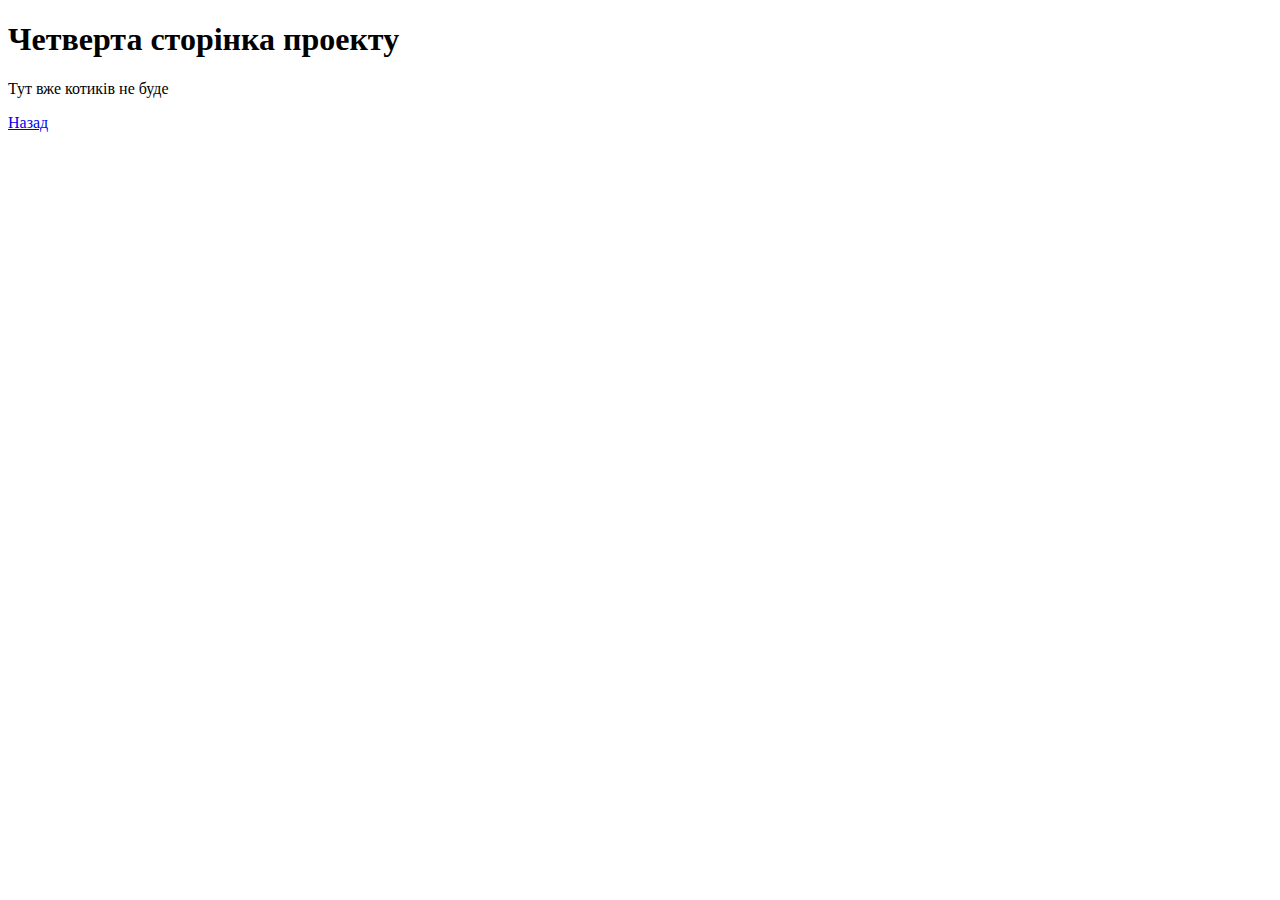
<file: fourthPage.html>
<!DOCTYPE html>
<html lang="en">
<head>
  <meta charset="UTF-8">
  <meta name="author" content="Yablonskyi Danylo">
  <title>Четверта сторінка</title>
</head>
<body>
<h1>Четверта сторінка проекту</h1>
<p>Тут вже котиків не буде</p>
<a href="index.html">Назад</a>
</body>
</html>
</file>
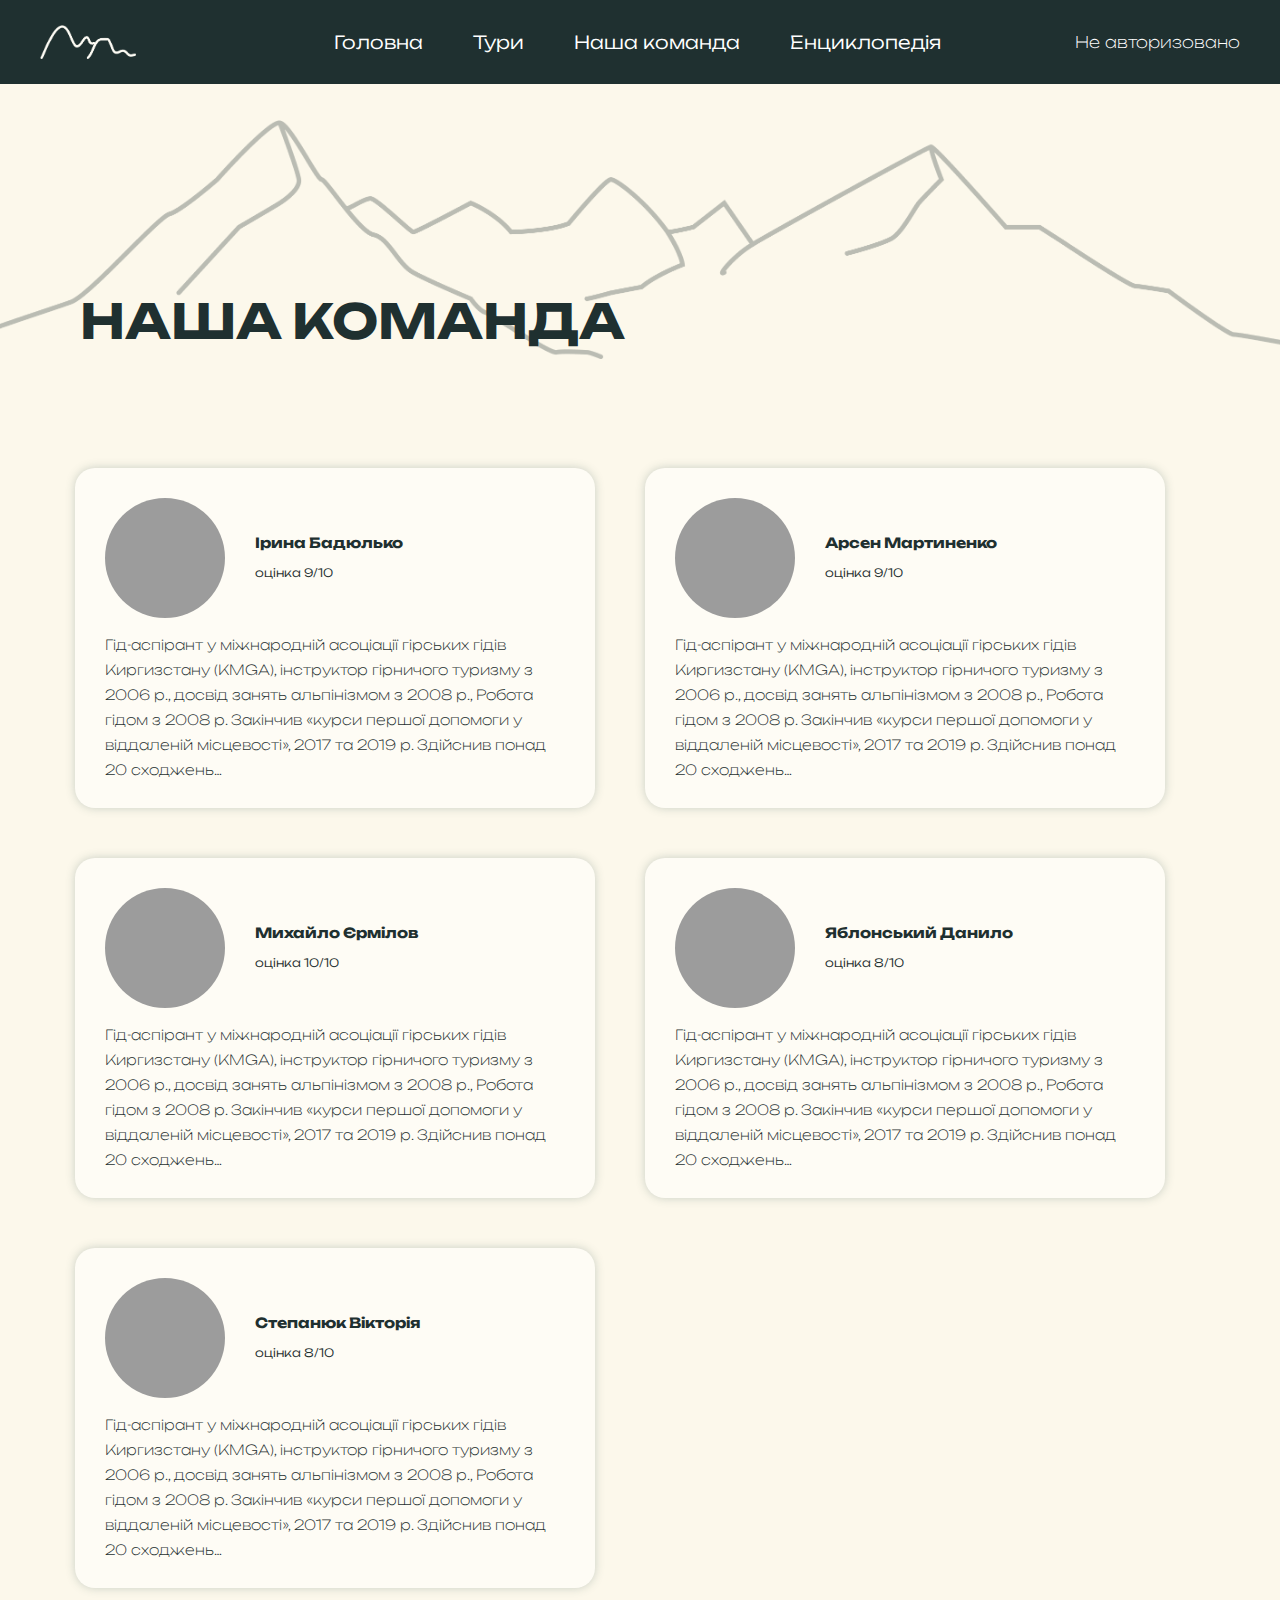
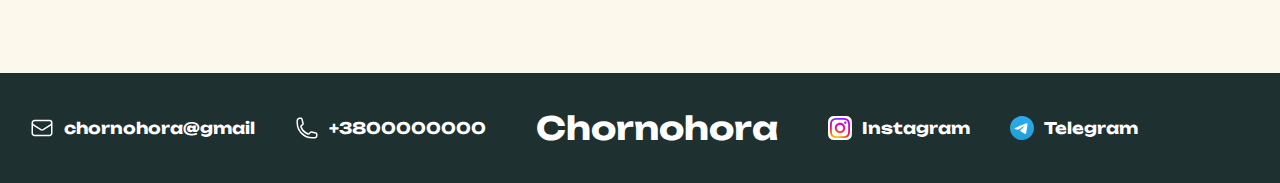
<file: ourTeam.html>
<!DOCTYPE html>
<html lang="en">
<head>
  <meta charset="UTF-8">
  <meta name="author" content="Yablonskyi Danylo">
  <link rel="stylesheet" href="styles/global.css">
  <link rel="stylesheet" href="styles/ourTeam.css">
  <script src="https://ajax.googleapis.com/ajax/libs/jquery/3.7.1/jquery.min.js"></script>
  <title>Наша команда</title>
</head>
<body>
<header>
  <img
    src="images/mountains-logo.png"
    alt="logo"
    id="bgcolor-button"
    style="cursor: pointer;"
  >
  <div class="header-nav">
    <a href="index.html">Головна</a>
    <a href="tours.html">Тури</a>
    <a href="ourTeam.html">Наша команда</a>
    <a href="encyclopedia.html">Енциклопедія</a>
  </div>
  <span id="username"></span>
  <script>
    let username = prompt("Введіть своє ім'я для авторизації");

    if (username) {
      $('#username').text(username);
      alert(`Вітаємо, ${username}!`)
    } else {
      $('#username').text('Не авторизовано');
    }
  </script>
</header>

<main>
  <img
    src="images/mountain-range.png"
    alt="mountain range img"
    class="mountain-range"
  >
  <h1 id="title">НАША КОМАНДА</h1>

  <div class="team-member">
    <div class="upper-section">
      <div class="member-avatar"></div>
      <div class="text-section">
        <h4>Ірина Бадюлько</h4>
        <h5>оцінка 9/10</h5>
      </div>
    </div>
    <p>
      Гід-аспірант у міжнародній асоціації гірських гідів Киргизстану (KMGA), інструктор гірничого туризму з 2006 р.,
      досвід занять альпінізмом з 2008 р., Робота гідом з 2008 р. Закінчив «курси першої допомоги у віддаленій
      місцевості», 2017 та 2019 р. Здійснив понад 20 сходжень…
    </p>
  </div>

  <div class="team-member">
    <div class="upper-section">
      <div class="member-avatar"></div>
      <div class="text-section">
        <h4>Арсен Мартиненко</h4>
        <h5>оцінка 9/10</h5>
      </div>
    </div>
    <p>
      Гід-аспірант у міжнародній асоціації гірських гідів Киргизстану (KMGA), інструктор гірничого туризму з 2006 р.,
      досвід занять альпінізмом з 2008 р., Робота гідом з 2008 р. Закінчив «курси першої допомоги у віддаленій
      місцевості», 2017 та 2019 р. Здійснив понад 20 сходжень…
    </p>
  </div>

  <div class="team-member">
    <div class="upper-section">
      <div class="member-avatar"></div>
      <div class="text-section">
        <h4>Михайло Єрмілов</h4>
        <h5>оцінка 10/10</h5>
      </div>
    </div>
    <p>
      Гід-аспірант у міжнародній асоціації гірських гідів Киргизстану (KMGA), інструктор гірничого туризму з 2006 р.,
      досвід занять альпінізмом з 2008 р., Робота гідом з 2008 р. Закінчив «курси першої допомоги у віддаленій
      місцевості», 2017 та 2019 р. Здійснив понад 20 сходжень…
    </p>
  </div>

  <div class="team-member">
    <div class="upper-section">
      <div class="member-avatar"></div>
      <div class="text-section">
        <h4>Яблонський Данило</h4>
        <h5>оцінка 8/10</h5>
      </div>
    </div>
    <p>
      Гід-аспірант у міжнародній асоціації гірських гідів Киргизстану (KMGA), інструктор гірничого туризму з 2006 р.,
      досвід занять альпінізмом з 2008 р., Робота гідом з 2008 р. Закінчив «курси першої допомоги у віддаленій
      місцевості», 2017 та 2019 р. Здійснив понад 20 сходжень…
    </p>
  </div>

  <div class="team-member">
    <div class="upper-section">
      <div class="member-avatar"></div>
      <div class="text-section">
        <h4>Степанюк Вікторія</h4>
        <h5>оцінка 8/10</h5>
      </div>
    </div>
    <p>
      Гід-аспірант у міжнародній асоціації гірських гідів Киргизстану (KMGA), інструктор гірничого туризму з 2006 р.,
      досвід занять альпінізмом з 2008 р., Робота гідом з 2008 р. Закінчив «курси першої допомоги у віддаленій
      місцевості», 2017 та 2019 р. Здійснив понад 20 сходжень…
    </p>
  </div>
</main>

<footer>
  <div>
    <div>
      <svg xmlns="http://www.w3.org/2000/svg" fill="none" viewBox="0 0 24 24" stroke-width="1.5" stroke="currentColor" class="w-6 h-6">
        <path stroke-linecap="round" stroke-linejoin="round" d="M21.75 6.75v10.5a2.25 2.25 0 0 1-2.25 2.25h-15a2.25 2.25 0 0 1-2.25-2.25V6.75m19.5 0A2.25 2.25 0 0 0 19.5 4.5h-15a2.25 2.25 0 0 0-2.25 2.25m19.5 0v.243a2.25 2.25 0 0 1-1.07 1.916l-7.5 4.615a2.25 2.25 0 0 1-2.36 0L3.32 8.91a2.25 2.25 0 0 1-1.07-1.916V6.75" />
      </svg>
      <h4>chornohora@gmail</h4>
    </div>
    <div>
      <svg xmlns="http://www.w3.org/2000/svg" fill="none" viewBox="0 0 24 24" stroke-width="1.5" stroke="currentColor" class="w-6 h-6">
        <path stroke-linecap="round" stroke-linejoin="round" d="M2.25 6.75c0 8.284 6.716 15 15 15h2.25a2.25 2.25 0 0 0 2.25-2.25v-1.372c0-.516-.351-.966-.852-1.091l-4.423-1.106c-.44-.11-.902.055-1.173.417l-.97 1.293c-.282.376-.769.542-1.21.38a12.035 12.035 0 0 1-7.143-7.143c-.162-.441.004-.928.38-1.21l1.293-.97c.363-.271.527-.734.417-1.173L6.963 3.102a1.125 1.125 0 0 0-1.091-.852H4.5A2.25 2.25 0 0 0 2.25 4.5v2.25Z" />
      </svg>
      <h4>+3800000000</h4>
    </div>
  </div>
  <h1>
    Chornohora
  </h1>
  <div>
    <div>
      <svg width="24" height="24" viewBox="0 0 24 24" fill="none" xmlns="http://www.w3.org/2000/svg" xmlns:xlink="http://www.w3.org/1999/xlink">
        <path d="M6.08577 23.9151C4.65848 23.8502 3.88314 23.6127 3.36743 23.4115C2.6841 23.1455 2.19693 22.8288 1.68407 22.3166C1.17122 21.8045 0.853806 21.3173 0.589176 20.634C0.388029 20.1183 0.150504 19.3429 0.0855946 17.9157C0.0142658 16.3728 0 15.9099 0 12.0011C0 8.09225 0.0156923 7.63004 0.0848813 6.08577C0.14979 4.65848 0.388742 3.88457 0.588463 3.36743C0.854519 2.6841 1.17193 2.19693 1.68336 1.68336C2.1955 1.17122 2.68268 0.853092 3.36672 0.588463C3.88243 0.387315 4.65777 0.14979 6.08506 0.0848813C7.62861 0.0142658 8.09225 0 11.9996 0C15.9085 0 16.3707 0.0156923 17.9149 0.0848813C19.3422 0.14979 20.1161 0.388742 20.6333 0.588463C21.3166 0.853092 21.8038 1.17122 22.3166 1.68336C22.8295 2.1955 23.1455 2.68339 23.4115 3.36672C23.6127 3.88243 23.8502 4.65777 23.9151 6.08506C23.9857 7.62933 24 8.09154 24 12.0004C24 15.9077 23.9857 16.3714 23.9151 17.9157C23.8502 19.3429 23.6113 20.1183 23.4115 20.634C23.1455 21.3173 22.8288 21.8045 22.3166 22.3166C21.8045 22.8288 21.3166 23.1455 20.6333 23.4115C20.1176 23.6127 19.3422 23.8502 17.9149 23.9151C16.3721 23.9857 15.9085 24 11.9996 24C8.09225 24 7.62862 23.9865 6.08577 23.9151Z" fill="white"/>
        <mask id="mask0_523_15471" style="mask-type:luminance" maskUnits="userSpaceOnUse" x="2" y="2" width="20" height="20">
          <path d="M7.85846 2.06925C6.79445 2.11947 6.06772 2.2899 5.43267 2.53873C4.77527 2.79501 4.218 3.13847 3.66364 3.69511C3.10862 4.25207 2.76777 4.81033 2.51344 5.46838C2.2672 6.10505 2.10033 6.83213 2.05335 7.8968C2.0067 8.96343 1.996 9.30363 2.0012 12.0191C2.00638 14.7343 2.01836 15.0751 2.06923 16.1421C2.12009 17.2058 2.28988 17.9322 2.53872 18.5676C2.79532 19.225 3.13843 19.7819 3.69538 20.3366C4.25202 20.8913 4.8106 21.2319 5.46896 21.4865C6.10498 21.7325 6.83235 21.9 7.89671 21.9466C8.96332 21.9936 9.30383 22.004 12.0186 21.9988C14.7347 21.9936 15.0753 21.9816 16.1419 21.9311C17.2059 21.8802 17.932 21.7098 18.5677 21.4616C19.2251 21.2043 19.7823 20.8619 20.3367 20.3049C20.8911 19.7482 21.2319 19.1897 21.4863 18.5313C21.7325 17.8953 21.9 17.1679 21.9463 16.1042C21.993 15.0369 22.004 14.696 21.9988 11.9809C21.9936 9.26539 21.9813 8.92519 21.9308 7.8589C21.8802 6.79421 21.7098 6.06812 21.4613 5.43242C21.2044 4.77502 20.8616 4.21837 20.305 3.66336C19.7483 3.10898 19.1897 2.76748 18.5314 2.51379C17.895 2.26754 17.168 2.0997 16.1036 2.05369C15.037 2.00639 14.6965 1.99603 11.9807 2.00121C9.2656 2.00639 8.92509 2.01806 7.85846 2.06925ZM7.97512 20.1468C7.00019 20.1043 6.47078 19.9423 6.11795 19.8066C5.65073 19.6258 5.31734 19.409 4.96644 19.0607C4.6162 18.7111 4.39879 18.3787 4.21638 17.9124C4.07932 17.5596 3.91441 17.0308 3.86873 16.0559C3.81915 15.0019 3.80782 14.6857 3.80296 12.0155C3.79777 9.34608 3.80748 9.02984 3.8535 7.97489C3.89529 7.0006 4.05828 6.47053 4.1937 6.11801C4.37448 5.65015 4.59059 5.31739 4.93955 4.9665C5.28914 4.6156 5.62156 4.39884 6.08812 4.21643C6.44064 4.07872 6.96942 3.9151 7.94401 3.86877C8.99863 3.81887 9.31452 3.80818 11.984 3.803C14.654 3.79781 14.9703 3.80721 16.0252 3.85355C16.9995 3.89598 17.5295 4.05734 17.8818 4.19375C18.3493 4.37454 18.6827 4.59 19.0333 4.93961C19.3838 5.28921 19.6012 5.62099 19.7836 6.08853C19.9213 6.44007 20.0849 6.96949 20.131 7.94378C20.1812 8.99842 20.1925 9.31464 20.1974 11.9841C20.2026 14.6542 20.1928 14.9705 20.1465 16.0248C20.1041 16.9997 19.9424 17.5295 19.8063 17.8826C19.6255 18.3495 19.4094 18.6829 19.0601 19.0338C18.7109 19.3834 18.3785 19.6015 17.9116 19.7839C17.5597 19.9213 17.0303 20.0852 16.0563 20.1315C15.0017 20.1811 14.6858 20.1925 12.0154 20.1973C9.34595 20.2025 9.03006 20.1925 7.97512 20.1468ZM16.1273 6.65457C16.1286 7.31684 16.6671 7.85307 17.3293 7.85177C17.9919 7.85047 18.5281 7.3123 18.5272 6.65003C18.5259 5.98776 17.9874 5.45122 17.3248 5.45251C16.6622 5.45381 16.126 5.9923 16.1273 6.65457ZM6.86542 12.0097C6.87092 14.8457 9.17424 17.1397 12.0096 17.1342C14.8452 17.1287 17.1404 14.826 17.1349 11.99C17.1294 9.15492 14.8258 6.85966 11.9898 6.86517C9.15446 6.87068 6.8599 9.17436 6.86542 12.0097ZM8.66652 12.0062C8.66328 10.1655 10.153 8.67021 11.9934 8.66696C13.834 8.6634 15.3296 10.1525 15.3332 11.9935C15.3367 13.8345 13.847 15.3295 12.006 15.333C10.1657 15.3366 8.67008 13.8472 8.66652 12.0062Z" fill="white"/>
        </mask>
        <g mask="url(#mask0_523_15471)">
          <mask id="mask1_523_15471" style="mask-type:luminance" maskUnits="userSpaceOnUse" x="1" y="1" width="22" height="22">
            <path d="M22.7914 1.2168H1.19141V22.8171H22.7914V1.2168Z" fill="white"/>
          </mask>
          <g mask="url(#mask1_523_15471)">
            <mask id="mask2_523_15471" style="mask-type:luminance" maskUnits="userSpaceOnUse" x="1" y="1" width="22" height="22">
              <path d="M22.8918 1.11719H1.0918V22.9175H22.8918V1.11719Z" fill="white"/>
            </mask>
            <g mask="url(#mask2_523_15471)">
              <mask id="mask3_523_15471" style="mask-type:luminance" maskUnits="userSpaceOnUse" x="1" y="1" width="22" height="22">
                <path d="M22.8918 1.11719H1.0918V22.9175H22.8918V1.11719Z" fill="white"/>
              </mask>
              <g mask="url(#mask3_523_15471)">
                <rect x="1.08398" y="1.11426" width="21.8112" height="21.8112" fill="url(#pattern0)"/>
              </g>
            </g>
          </g>
        </g>
        <defs>
          <pattern id="pattern0" patternContentUnits="objectBoundingBox" width="1" height="1">
            <use xlink:href="#image0_523_15471" transform="scale(0.000439947)"/>
          </pattern>
          <image id="image0_523_15471" width="2273" height="2275" xlink:href="[data-uri]"/>
        </defs>
      </svg>
      <h4>Instagram</h4>
    </div>
    <div>
      <svg width="24" height="24" viewBox="0 0 24 24" fill="none" xmlns="http://www.w3.org/2000/svg">
        <g clip-path="url(#clip0_523_15464)">
          <path d="M12 0C8.81812 0 5.76375 1.26506 3.51562 3.51469C1.26518 5.76521 0.000623381 8.81734 0 12C0 15.1813 1.26562 18.2357 3.51562 20.4853C5.76375 22.7349 8.81812 24 12 24C15.1819 24 18.2362 22.7349 20.4844 20.4853C22.7344 18.2357 24 15.1813 24 12C24 8.81869 22.7344 5.76431 20.4844 3.51469C18.2362 1.26506 15.1819 0 12 0Z" fill="url(#paint0_linear_523_15464)"/>
          <path d="M5.43282 11.873C8.93157 10.349 11.2641 9.34424 12.4303 8.8588C15.7641 7.47261 16.4559 7.23186 16.9078 7.2237C17.0072 7.22211 17.2284 7.24667 17.3728 7.36339C17.4928 7.46183 17.5266 7.59495 17.5434 7.68842C17.5584 7.7818 17.5791 7.99461 17.5622 8.16074C17.3822 10.0582 16.6003 14.6629 16.2028 16.7882C16.0359 17.6874 15.7041 17.9889 15.3834 18.0184C14.6859 18.0825 14.1572 17.5579 13.4822 17.1155C12.4266 16.4231 11.8303 15.9922 10.8047 15.3167C9.6197 14.5359 10.3884 14.1067 11.0634 13.4055C11.2397 13.2219 14.3109 10.4291 14.3691 10.1758C14.3766 10.1441 14.3841 10.026 14.3128 9.96373C14.2434 9.9013 14.1403 9.92267 14.0653 9.93955C13.9584 9.96355 12.2728 11.0788 9.00282 13.2851C8.52469 13.614 8.09157 13.7743 7.70157 13.7659C7.27407 13.7567 6.44907 13.5236 5.83595 13.3245C5.08595 13.0802 4.48782 12.951 4.54032 12.536C4.56657 12.32 4.8647 12.099 5.43282 11.873Z" fill="white"/>
        </g>
        <defs>
          <linearGradient id="paint0_linear_523_15464" x1="12" y1="0" x2="12" y2="24" gradientUnits="userSpaceOnUse">
            <stop stop-color="#2AABEE"/>
            <stop offset="1" stop-color="#229ED9"/>
          </linearGradient>
          <clipPath id="clip0_523_15464">
            <rect width="24" height="24" fill="white"/>
          </clipPath>
        </defs>
      </svg>
      <h4>Telegram</h4>
    </div>
  </div>
</footer>
<script src="scripts/ourTeam.js"></script>
</body>
</html>
</file>
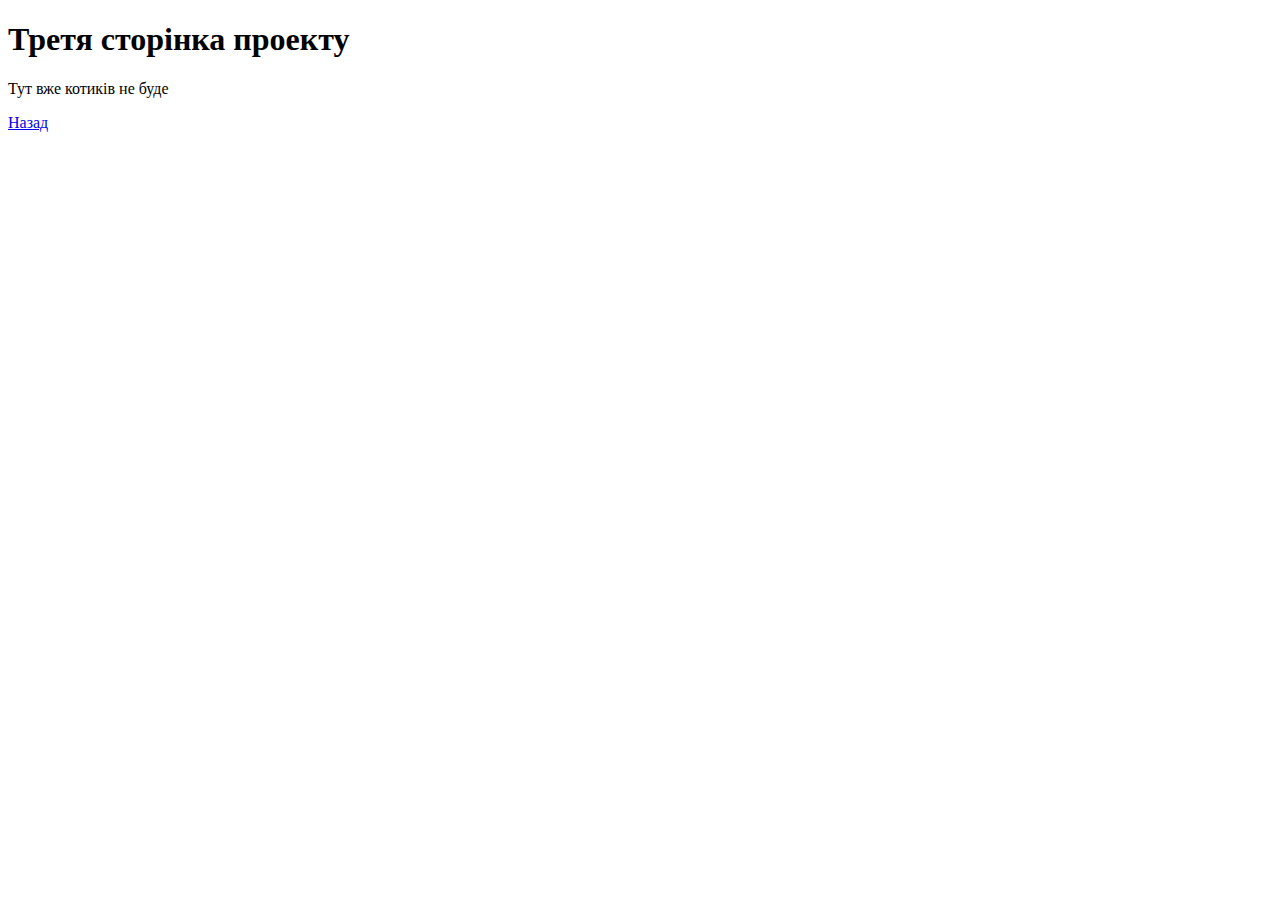
<file: thirdPage.html>
<!DOCTYPE html>
<html lang="en">
<head>
  <meta charset="UTF-8">
  <meta name="author" content="Yablonskyi Danylo">
  <title>Третя сторінка</title>
</head>
<body>
<h1>Третя сторінка проекту</h1>
<p>Тут вже котиків не буде</p>
<a href="index.html">Назад</a>
</body>
</html>
</file>
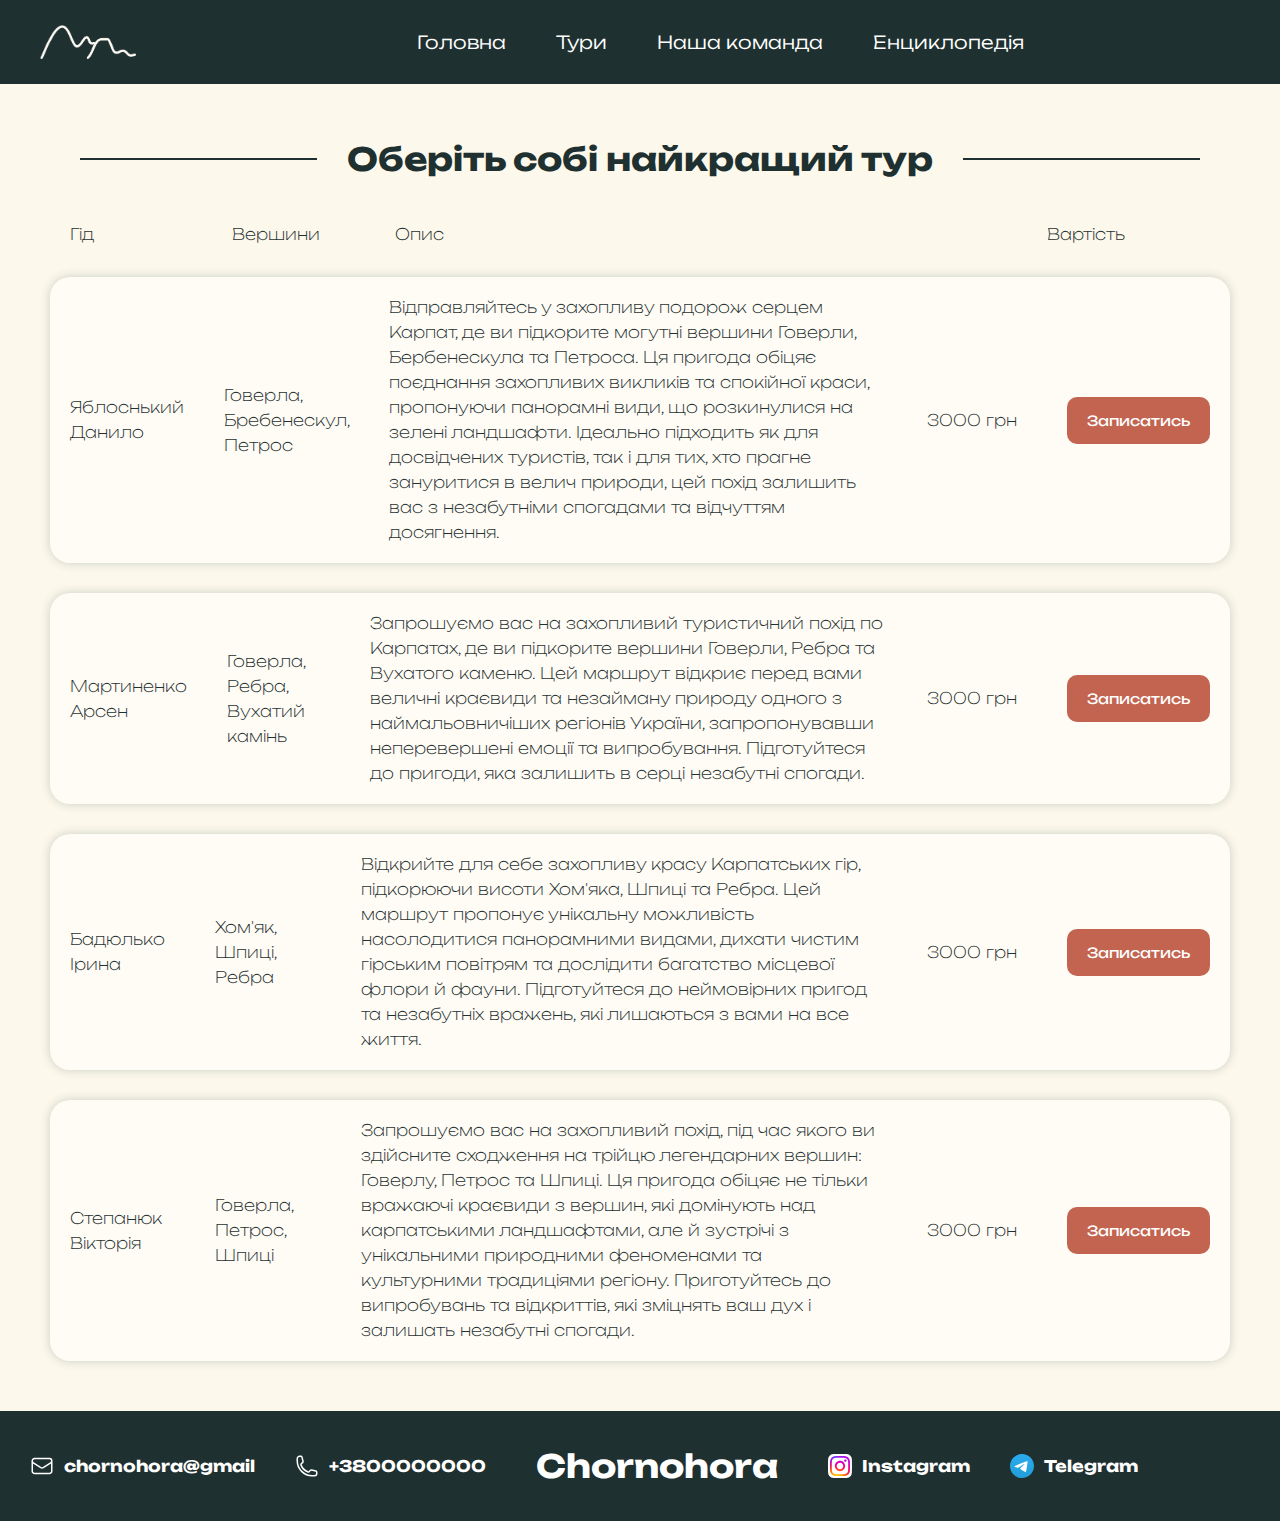
<file: tours.html>
<!DOCTYPE html>
<html lang="en">
<head>
  <meta charset="UTF-8">
  <meta name="author" content="Yablonskyi Danylo">
  <link rel="stylesheet" href="styles/global.css">
  <link rel="stylesheet" href="styles/tours.css">
  <script src="https://ajax.googleapis.com/ajax/libs/jquery/3.7.1/jquery.min.js"></script>
  <title>Тури</title>
</head>
<body>
<header>
  <img src="images/mountains-logo.png" alt="logo">
  <div class="header-nav">
    <a href="index.html">Головна</a>
    <a href="tours.html">Тури</a>
    <a href="ourTeam.html">Наша команда</a>
    <a href="encyclopedia.html">Енциклопедія</a>
  </div>
  <span id="username"></span>
  <script>
    const wantLogIn = confirm('Хочете авторизуватись?');

    if (wantLogIn) {
      let username = prompt("Введіть своє ім'я для авторизації");

      if (username) {
        $('#username').text(username);
        alert(`Вітаємо, ${username}!`)
      } else {
        $('#username').text('Не авторизовано');
      }
    }
  </script>
</header>

<main>
  <h1 class="tours-title">
    Оберіть собі найкращий тур
  </h1>
  <ul id="tours-list" class="tours-list">
    <li>
      <p>Гід</p>
      <p>Вершини</p>
      <p>Опис</p>
      <p>Вартість</p>
    </li>

    <li>
      <p>Яблоснький Данило</p>
      <p>Говерла, Бребенескул, Петрос</p>
      <p>
        Відправляйтесь у захопливу подорож серцем Карпат, де ви підкорите могутні вершини Говерли, Бербенескула
        та Петроса. Ця пригода обіцяє поєднання захопливих викликів та спокійної краси, пропонуючи панорамні види,
        що розкинулися на зелені ландшафти. Ідеально підходить як для досвідчених туристів, так і для тих, хто прагне
        зануритися в велич природи, цей похід залишить вас з незабутніми спогадами та відчуттям досягнення.
      </p>
      <p>3000 грн</p>
      <button data-sign>
        Записатись
      </button>
    </li>

    <li>
      <p>Мартиненко Арсен</p>
      <p>Говерла, Ребра, Вухатий камінь</p>
      <p>
        Запрошуємо вас на захопливий туристичний похід по Карпатах, де ви підкорите вершини Говерли, Ребра та
        Вухатого каменю. Цей маршрут відкриє перед вами величні краєвиди та незайману природу одного з
        наймальовничіших регіонів України, запропонувавши неперевершені емоції та випробування. Підготуйтеся до
        пригоди, яка залишить в серці незабутні спогади.
      </p>
      <p>3000 грн</p>
      <button data-sign>
        Записатись
      </button>
    </li>

    <li>
      <p>Бадюлько Ірина</p>
      <p>Хом'як, Шпиці, Ребра</p>
      <p>
        Відкрийте для себе захопливу красу Карпатських гір, підкорюючи висоти Хом'яка, Шпиці та Ребра. Цей маршрут
        пропонує унікальну можливість насолодитися панорамними видами, дихати чистим гірським повітрям та дослідити
        багатство місцевої флори й фауни. Підготуйтеся до неймовірних пригод та незабутніх вражень, які лишаються з
        вами на все життя.
      </p>
      <p>3000 грн</p>
      <button>
        Записатись
      </button>
    </li>

    <li>
      <p>Степанюк Вікторія</p>
      <p>Говерла, Петрос, Шпиці</p>
      <p>
        Запрошуємо вас на захопливий похід, під час якого ви здійсните сходження на трійцю легендарних вершин:
        Говерлу, Петрос та Шпиці. Ця пригода обіцяє не тільки вражаючі краєвиди з вершин, які домінують над
        карпатськими ландшафтами, але й зустрічі з унікальними природними феноменами та культурними традиціями
        регіону. Приготуйтесь до випробувань та відкриттів, які зміцнять ваш дух і залишать незабутні спогади.
      </p>
      <p>3000 грн</p>
      <button>
        Записатись
      </button>
    </li>
  </ul>
</main>

<footer>
  <div>
    <div>
      <svg xmlns="http://www.w3.org/2000/svg" fill="none" viewBox="0 0 24 24" stroke-width="1.5" stroke="currentColor" class="w-6 h-6">
        <path stroke-linecap="round" stroke-linejoin="round" d="M21.75 6.75v10.5a2.25 2.25 0 0 1-2.25 2.25h-15a2.25 2.25 0 0 1-2.25-2.25V6.75m19.5 0A2.25 2.25 0 0 0 19.5 4.5h-15a2.25 2.25 0 0 0-2.25 2.25m19.5 0v.243a2.25 2.25 0 0 1-1.07 1.916l-7.5 4.615a2.25 2.25 0 0 1-2.36 0L3.32 8.91a2.25 2.25 0 0 1-1.07-1.916V6.75" />
      </svg>
      <h4>chornohora@gmail</h4>
    </div>
    <div>
      <svg xmlns="http://www.w3.org/2000/svg" fill="none" viewBox="0 0 24 24" stroke-width="1.5" stroke="currentColor" class="w-6 h-6">
        <path stroke-linecap="round" stroke-linejoin="round" d="M2.25 6.75c0 8.284 6.716 15 15 15h2.25a2.25 2.25 0 0 0 2.25-2.25v-1.372c0-.516-.351-.966-.852-1.091l-4.423-1.106c-.44-.11-.902.055-1.173.417l-.97 1.293c-.282.376-.769.542-1.21.38a12.035 12.035 0 0 1-7.143-7.143c-.162-.441.004-.928.38-1.21l1.293-.97c.363-.271.527-.734.417-1.173L6.963 3.102a1.125 1.125 0 0 0-1.091-.852H4.5A2.25 2.25 0 0 0 2.25 4.5v2.25Z" />
      </svg>
      <h4>+3800000000</h4>
    </div>
  </div>
  <h1>
    Chornohora
  </h1>
  <div>
    <div>
      <svg width="24" height="24" viewBox="0 0 24 24" fill="none" xmlns="http://www.w3.org/2000/svg" xmlns:xlink="http://www.w3.org/1999/xlink">
        <path d="M6.08577 23.9151C4.65848 23.8502 3.88314 23.6127 3.36743 23.4115C2.6841 23.1455 2.19693 22.8288 1.68407 22.3166C1.17122 21.8045 0.853806 21.3173 0.589176 20.634C0.388029 20.1183 0.150504 19.3429 0.0855946 17.9157C0.0142658 16.3728 0 15.9099 0 12.0011C0 8.09225 0.0156923 7.63004 0.0848813 6.08577C0.14979 4.65848 0.388742 3.88457 0.588463 3.36743C0.854519 2.6841 1.17193 2.19693 1.68336 1.68336C2.1955 1.17122 2.68268 0.853092 3.36672 0.588463C3.88243 0.387315 4.65777 0.14979 6.08506 0.0848813C7.62861 0.0142658 8.09225 0 11.9996 0C15.9085 0 16.3707 0.0156923 17.9149 0.0848813C19.3422 0.14979 20.1161 0.388742 20.6333 0.588463C21.3166 0.853092 21.8038 1.17122 22.3166 1.68336C22.8295 2.1955 23.1455 2.68339 23.4115 3.36672C23.6127 3.88243 23.8502 4.65777 23.9151 6.08506C23.9857 7.62933 24 8.09154 24 12.0004C24 15.9077 23.9857 16.3714 23.9151 17.9157C23.8502 19.3429 23.6113 20.1183 23.4115 20.634C23.1455 21.3173 22.8288 21.8045 22.3166 22.3166C21.8045 22.8288 21.3166 23.1455 20.6333 23.4115C20.1176 23.6127 19.3422 23.8502 17.9149 23.9151C16.3721 23.9857 15.9085 24 11.9996 24C8.09225 24 7.62862 23.9865 6.08577 23.9151Z" fill="white"/>
        <mask id="mask0_523_15471" style="mask-type:luminance" maskUnits="userSpaceOnUse" x="2" y="2" width="20" height="20">
          <path d="M7.85846 2.06925C6.79445 2.11947 6.06772 2.2899 5.43267 2.53873C4.77527 2.79501 4.218 3.13847 3.66364 3.69511C3.10862 4.25207 2.76777 4.81033 2.51344 5.46838C2.2672 6.10505 2.10033 6.83213 2.05335 7.8968C2.0067 8.96343 1.996 9.30363 2.0012 12.0191C2.00638 14.7343 2.01836 15.0751 2.06923 16.1421C2.12009 17.2058 2.28988 17.9322 2.53872 18.5676C2.79532 19.225 3.13843 19.7819 3.69538 20.3366C4.25202 20.8913 4.8106 21.2319 5.46896 21.4865C6.10498 21.7325 6.83235 21.9 7.89671 21.9466C8.96332 21.9936 9.30383 22.004 12.0186 21.9988C14.7347 21.9936 15.0753 21.9816 16.1419 21.9311C17.2059 21.8802 17.932 21.7098 18.5677 21.4616C19.2251 21.2043 19.7823 20.8619 20.3367 20.3049C20.8911 19.7482 21.2319 19.1897 21.4863 18.5313C21.7325 17.8953 21.9 17.1679 21.9463 16.1042C21.993 15.0369 22.004 14.696 21.9988 11.9809C21.9936 9.26539 21.9813 8.92519 21.9308 7.8589C21.8802 6.79421 21.7098 6.06812 21.4613 5.43242C21.2044 4.77502 20.8616 4.21837 20.305 3.66336C19.7483 3.10898 19.1897 2.76748 18.5314 2.51379C17.895 2.26754 17.168 2.0997 16.1036 2.05369C15.037 2.00639 14.6965 1.99603 11.9807 2.00121C9.2656 2.00639 8.92509 2.01806 7.85846 2.06925ZM7.97512 20.1468C7.00019 20.1043 6.47078 19.9423 6.11795 19.8066C5.65073 19.6258 5.31734 19.409 4.96644 19.0607C4.6162 18.7111 4.39879 18.3787 4.21638 17.9124C4.07932 17.5596 3.91441 17.0308 3.86873 16.0559C3.81915 15.0019 3.80782 14.6857 3.80296 12.0155C3.79777 9.34608 3.80748 9.02984 3.8535 7.97489C3.89529 7.0006 4.05828 6.47053 4.1937 6.11801C4.37448 5.65015 4.59059 5.31739 4.93955 4.9665C5.28914 4.6156 5.62156 4.39884 6.08812 4.21643C6.44064 4.07872 6.96942 3.9151 7.94401 3.86877C8.99863 3.81887 9.31452 3.80818 11.984 3.803C14.654 3.79781 14.9703 3.80721 16.0252 3.85355C16.9995 3.89598 17.5295 4.05734 17.8818 4.19375C18.3493 4.37454 18.6827 4.59 19.0333 4.93961C19.3838 5.28921 19.6012 5.62099 19.7836 6.08853C19.9213 6.44007 20.0849 6.96949 20.131 7.94378C20.1812 8.99842 20.1925 9.31464 20.1974 11.9841C20.2026 14.6542 20.1928 14.9705 20.1465 16.0248C20.1041 16.9997 19.9424 17.5295 19.8063 17.8826C19.6255 18.3495 19.4094 18.6829 19.0601 19.0338C18.7109 19.3834 18.3785 19.6015 17.9116 19.7839C17.5597 19.9213 17.0303 20.0852 16.0563 20.1315C15.0017 20.1811 14.6858 20.1925 12.0154 20.1973C9.34595 20.2025 9.03006 20.1925 7.97512 20.1468ZM16.1273 6.65457C16.1286 7.31684 16.6671 7.85307 17.3293 7.85177C17.9919 7.85047 18.5281 7.3123 18.5272 6.65003C18.5259 5.98776 17.9874 5.45122 17.3248 5.45251C16.6622 5.45381 16.126 5.9923 16.1273 6.65457ZM6.86542 12.0097C6.87092 14.8457 9.17424 17.1397 12.0096 17.1342C14.8452 17.1287 17.1404 14.826 17.1349 11.99C17.1294 9.15492 14.8258 6.85966 11.9898 6.86517C9.15446 6.87068 6.8599 9.17436 6.86542 12.0097ZM8.66652 12.0062C8.66328 10.1655 10.153 8.67021 11.9934 8.66696C13.834 8.6634 15.3296 10.1525 15.3332 11.9935C15.3367 13.8345 13.847 15.3295 12.006 15.333C10.1657 15.3366 8.67008 13.8472 8.66652 12.0062Z" fill="white"/>
        </mask>
        <g mask="url(#mask0_523_15471)">
          <mask id="mask1_523_15471" style="mask-type:luminance" maskUnits="userSpaceOnUse" x="1" y="1" width="22" height="22">
            <path d="M22.7914 1.2168H1.19141V22.8171H22.7914V1.2168Z" fill="white"/>
          </mask>
          <g mask="url(#mask1_523_15471)">
            <mask id="mask2_523_15471" style="mask-type:luminance" maskUnits="userSpaceOnUse" x="1" y="1" width="22" height="22">
              <path d="M22.8918 1.11719H1.0918V22.9175H22.8918V1.11719Z" fill="white"/>
            </mask>
            <g mask="url(#mask2_523_15471)">
              <mask id="mask3_523_15471" style="mask-type:luminance" maskUnits="userSpaceOnUse" x="1" y="1" width="22" height="22">
                <path d="M22.8918 1.11719H1.0918V22.9175H22.8918V1.11719Z" fill="white"/>
              </mask>
              <g mask="url(#mask3_523_15471)">
                <rect x="1.08398" y="1.11426" width="21.8112" height="21.8112" fill="url(#pattern0)"/>
              </g>
            </g>
          </g>
        </g>
        <defs>
          <pattern id="pattern0" patternContentUnits="objectBoundingBox" width="1" height="1">
            <use xlink:href="#image0_523_15471" transform="scale(0.000439947)"/>
          </pattern>
          <image id="image0_523_15471" width="2273" height="2275" xlink:href="[data-uri]"/>
        </defs>
      </svg>
      <h4>Instagram</h4>
    </div>
    <div>
      <svg width="24" height="24" viewBox="0 0 24 24" fill="none" xmlns="http://www.w3.org/2000/svg">
        <g clip-path="url(#clip0_523_15464)">
          <path d="M12 0C8.81812 0 5.76375 1.26506 3.51562 3.51469C1.26518 5.76521 0.000623381 8.81734 0 12C0 15.1813 1.26562 18.2357 3.51562 20.4853C5.76375 22.7349 8.81812 24 12 24C15.1819 24 18.2362 22.7349 20.4844 20.4853C22.7344 18.2357 24 15.1813 24 12C24 8.81869 22.7344 5.76431 20.4844 3.51469C18.2362 1.26506 15.1819 0 12 0Z" fill="url(#paint0_linear_523_15464)"/>
          <path d="M5.43282 11.873C8.93157 10.349 11.2641 9.34424 12.4303 8.8588C15.7641 7.47261 16.4559 7.23186 16.9078 7.2237C17.0072 7.22211 17.2284 7.24667 17.3728 7.36339C17.4928 7.46183 17.5266 7.59495 17.5434 7.68842C17.5584 7.7818 17.5791 7.99461 17.5622 8.16074C17.3822 10.0582 16.6003 14.6629 16.2028 16.7882C16.0359 17.6874 15.7041 17.9889 15.3834 18.0184C14.6859 18.0825 14.1572 17.5579 13.4822 17.1155C12.4266 16.4231 11.8303 15.9922 10.8047 15.3167C9.6197 14.5359 10.3884 14.1067 11.0634 13.4055C11.2397 13.2219 14.3109 10.4291 14.3691 10.1758C14.3766 10.1441 14.3841 10.026 14.3128 9.96373C14.2434 9.9013 14.1403 9.92267 14.0653 9.93955C13.9584 9.96355 12.2728 11.0788 9.00282 13.2851C8.52469 13.614 8.09157 13.7743 7.70157 13.7659C7.27407 13.7567 6.44907 13.5236 5.83595 13.3245C5.08595 13.0802 4.48782 12.951 4.54032 12.536C4.56657 12.32 4.8647 12.099 5.43282 11.873Z" fill="white"/>
        </g>
        <defs>
          <linearGradient id="paint0_linear_523_15464" x1="12" y1="0" x2="12" y2="24" gradientUnits="userSpaceOnUse">
            <stop stop-color="#2AABEE"/>
            <stop offset="1" stop-color="#229ED9"/>
          </linearGradient>
          <clipPath id="clip0_523_15464">
            <rect width="24" height="24" fill="white"/>
          </clipPath>
        </defs>
      </svg>
      <h4>Telegram</h4>
    </div>
  </div>
</footer>
<script src="scripts/tours.js"></script>
</body>
</html>
</file>
<file: styles/global.css>
@import url('https://fonts.googleapis.com/css2?family=Unbounded:wght@200..900&display=swap');

* {
    box-sizing: border-box;
    font-family: "Unbounded", sans-serif;
}

body {
    margin: 0;
    background-color: #FCF8EB;
    line-height: 30px;
    color: #1F3030;
}

a {
    text-decoration: none;
    color: inherit;
    font-size: 16px;
}

p, span {
    font-weight: 200;
}

button:hover {
    cursor: pointer;
}

a:hover {
    text-decoration: underline;
    text-underline-offset: 5px;
}

header {
    display: flex;
    justify-content: space-between;
    align-items: center;
    padding: 25px 40px;
    background-color: #1F3030;
    color: white;
}

header img {
    height: 34px;
    width: auto;
}

.header-nav {
    margin-left: 65px;
    display: flex;
    gap: 50px;
    justify-content: center;
    align-items: center;
}

.header-nav a {
    font-size: 18px;
    font-weight: 300;
}

.header-nav span {
    font-size: 18px;
    font-weight: 300;
}

.header-nav span:hover {
    text-decoration: underline;
    text-underline-offset: 5px;
}

footer {
    display: flex;
    gap: 50px;
    justify-content: space-around;
    align-items: center;
    padding: 40px 30px;
    background-color: #1F3030;
    color: white;
}

footer > div {
    display: flex;
    align-items: center;
    gap: 40px;
}

footer div {
    display: flex;
    align-items: center;
    gap: 40px;
}

footer h1, footer h4 {
    margin: 0
}

footer > div:last-child {
    margin-right: 130px;
}

footer div div {
    gap: 10px;
}

footer div div svg{
    height: 24px;
}
</file>
<file: styles/encyclopedia.css>
.title {
    text-align: center;
    margin-top: 40px;
}

.navigation {
    display: flex;
    justify-content: center;
    gap: 40px;
    padding-bottom: 30px;
}

.navigation a h2 {
    font-weight: 400;
}

.mountain img {
    width: 100%;
    height: auto;
}

.mountain p {
    margin: 30px 50px 80px;
}

#equipment {
    margin: 0 50px 50px;
}

#equipment dl dd {
    font-weight: 200;
}

#equipment dl dd ul{
    margin: 5px;
}

#equipment dl dd:not(:last-child) {
    padding-bottom: 15px;
}
</file>
<file: styles/ourTeam.css>
main {
    padding: 50px 50px 60px;
}

.mountain-range {
    position: absolute;
    z-index: -1;
    left: 0;
    top: 120px;
    width: 102%;
    height: auto;
}

#title {
    font-size: 48px;
    padding: 140px 30px 75px;
}

main > div {
    margin: 0 auto;
}

.team-member {
    width: 520px;
    height: 340px;
    background-color: #FEFCF5;
    padding: 30px;
    border-radius: 20px;
    box-shadow: 0 0 10px 0 rgba(51, 87, 81, 0.25);
    float: left;
    margin: 25px;
    font-size: 14px;
}

.upper-section {
    display: flex;
    align-items: center;
    gap: 30px;
}

.member-avatar {
    background-color: #9c9c9c;
    border-radius: 50%;
    width: 120px;
    height: 120px;
}

.text-section h4, .text-section h5 {
    margin: 0;
}

.text-section h5 {
    margin: 0;
    font-weight: 300;
}

.team-member p {
    line-height: 25px;
    font-size: 14px;
}

















footer {
    width: 100%;
    float: left;
    clear: both;
    margin-top: 60px;
}
</file>
<file: styles/tours.css>
.tours-title {
    text-align: center;
    margin: 60px 50px 30px;
    display: flex;
    align-items: center;
}

.tours-title::before, .tours-title::after {
    content: "";
    flex: 1;
    height: 2px;
    background-color: #1F3030;
    margin: 0 30px;
}

.tours-list {
    list-style-type: none;
    margin: 0 50px;
    padding: 0 0 50px;
}

.tours-list li:not(:first-child) {
    background-color: #FEFCF5;
    box-shadow: 0 0 10px 0 rgba(51, 87, 81, 0.25);
    border-radius: 20px;
    margin-top: 30px;
}

.tours-list li {
    display: flex;
    justify-content: space-between;
    align-items: center;
    line-height: 25px;
}

.tours-list li h4 {
    margin: 0 20px;
    width: 100%;
}

.tours-list li h4:nth-child(1) {
    width: 10%;
}
.tours-list li h4:nth-child(2) {
    width: 10%;
}
.tours-list li h4:nth-child(3) {
    width: 57%;
}
.tours-list li h4:nth-child(4) {
    width: 23%;
}

.tours-list li p {
    margin: 18px 20px;
}

.tours-list li:first-child p {
    margin: 18px 20px 0;
}

.tours-list li p:first-child {
    width: 12%;
}

.tours-list li p:nth-child(2) {
    width: 12%;
}

.tours-list li p:nth-child(3) {
    width: 60%;
}

.tours-list li:first-child p:nth-child(4) {
    width: 16%;
}

.tours-list li p:nth-child(4) {
    min-width: 100px;
}

.tours-list li button {
    margin: 18px 20px;
    border: 0;
    border-radius: 10px;
    background-color: #C2644F;
    color: white;
    font-family: inherit;
    font-size: 14px;
    padding: 15px 20px;
}

.tours-list li button:hover {
    background-color: #d66b54;
}

.tours-list li button:active {
    background-color: #b05946;
}
</file>
